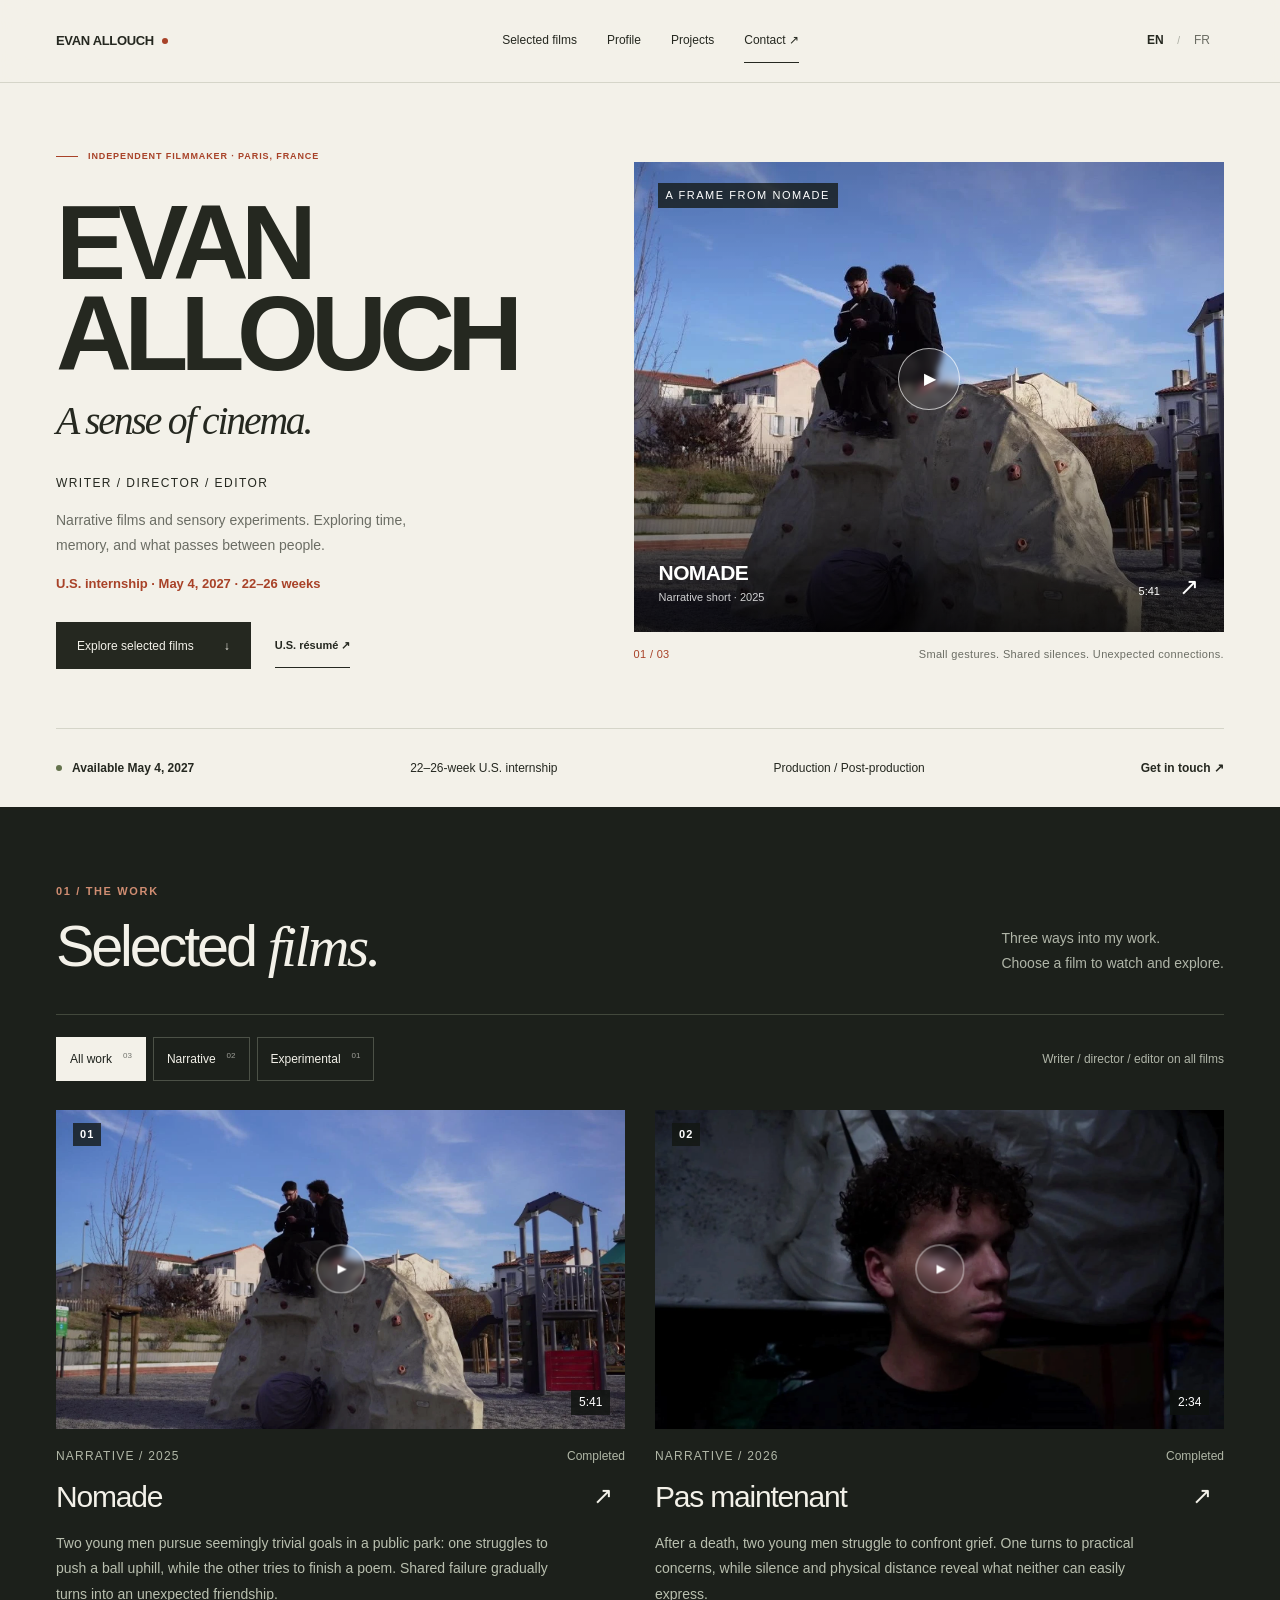
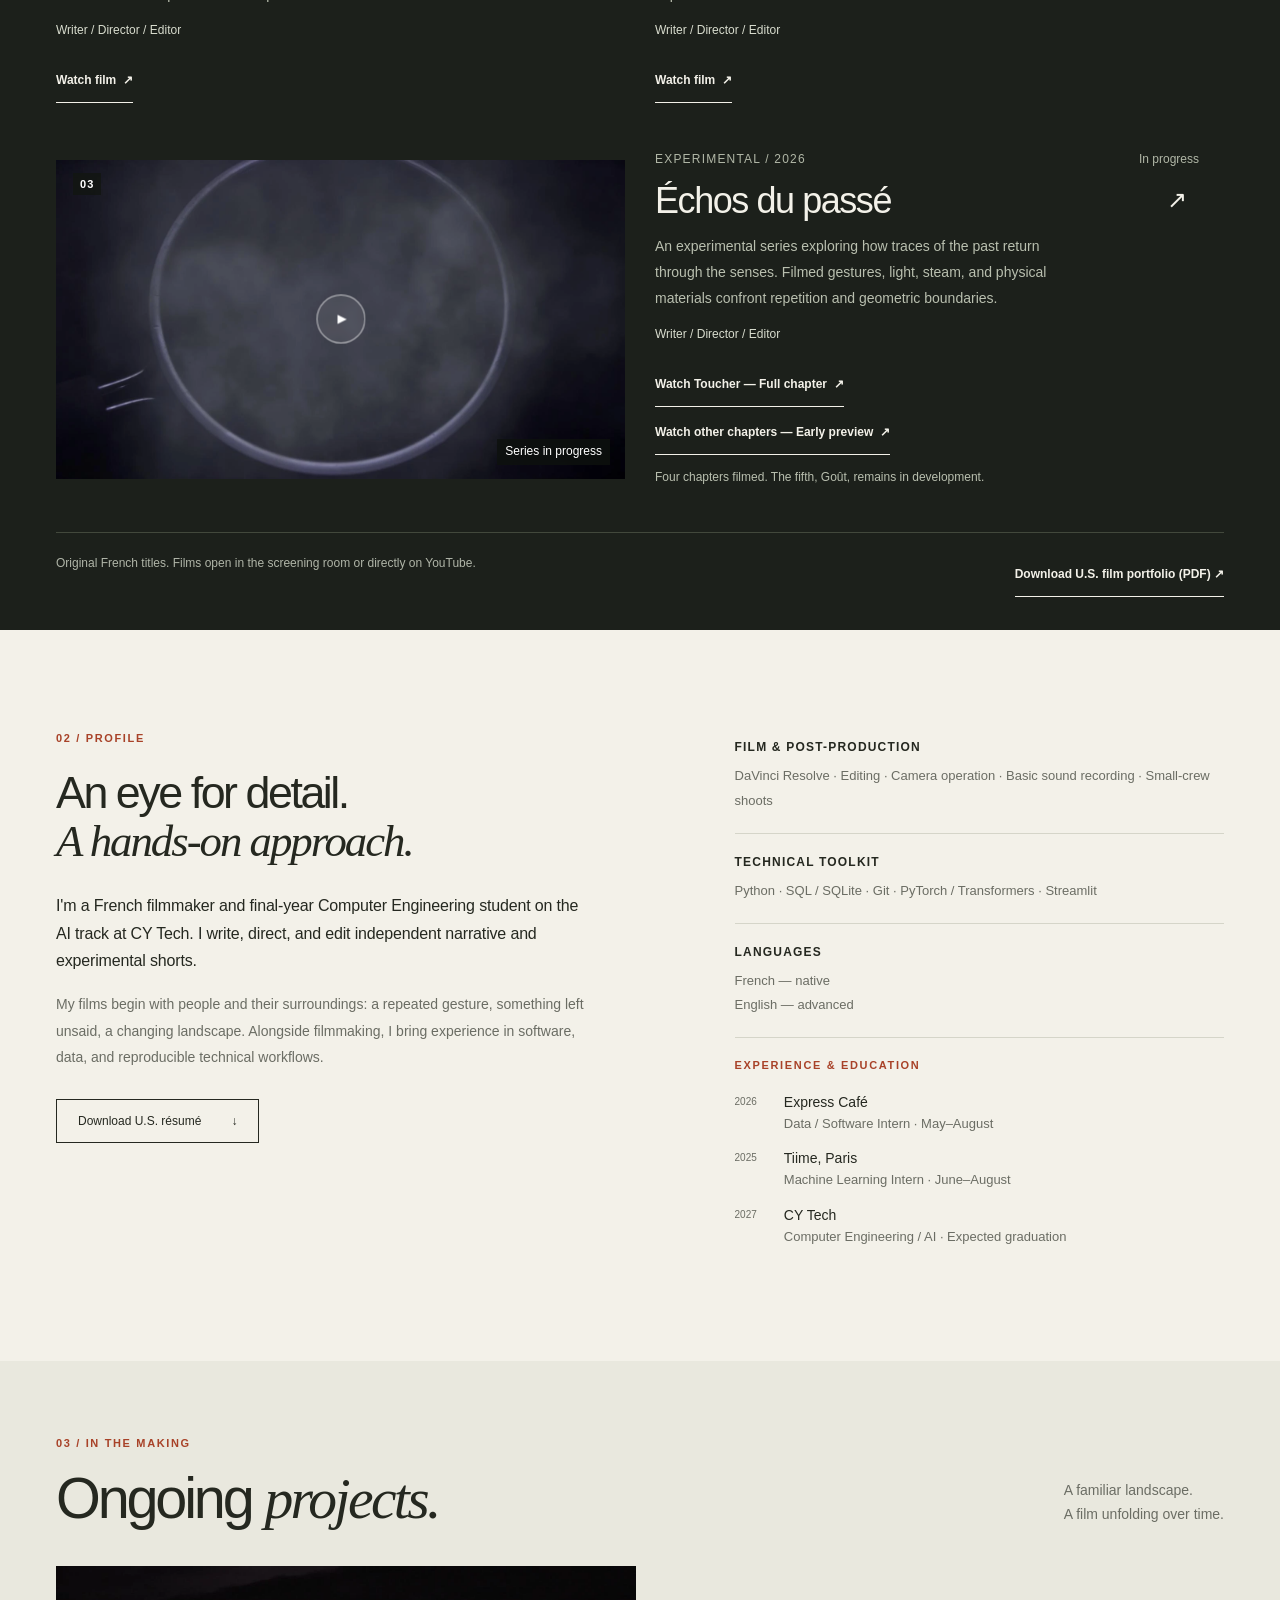
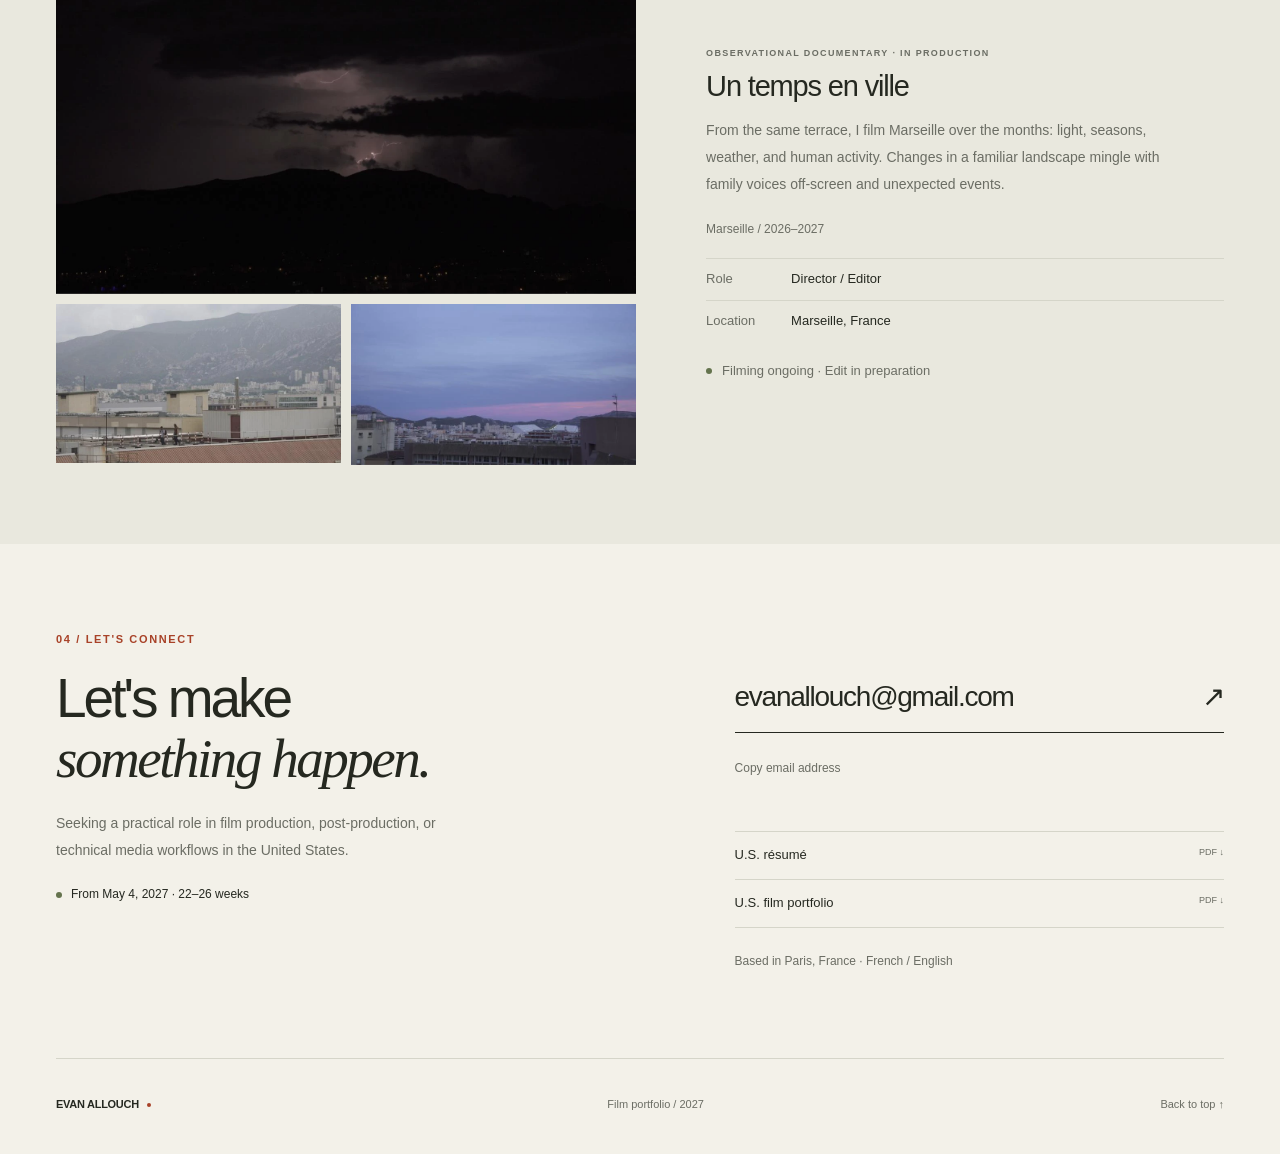
<file: index.html>
<!doctype html>
<html lang="en">
<head>
  <meta charset="utf-8">
  <meta name="viewport" content="width=device-width, initial-scale=1">
  <meta name="description" content="French filmmaker and computer engineering / AI student. Selected films and projects. Seeking a 22–26-week U.S. internship from May 4, 2027.">
  <meta name="theme-color" content="#f3f1e9">
  <title>Evan Allouch | Filmmaker — Writer, Director & Editor</title>
  <link rel="canonical" href="https://evanallouch.github.io/">
  <link rel="alternate" hreflang="en" href="https://evanallouch.github.io/">
  <link rel="alternate" hreflang="fr" href="https://evanallouch.github.io/fr.html">
  <link rel="alternate" hreflang="x-default" href="https://evanallouch.github.io/">
  <meta property="og:type" content="website">
  <meta property="og:site_name" content="Evan Allouch — Film Portfolio">
  <meta property="og:title" content="Evan Allouch | Filmmaker — Writer, Director & Editor">
  <meta property="og:description" content="French filmmaker and computer engineering / AI student. Selected films and projects. Seeking a 22–26-week U.S. internship from May 4, 2027.">
  <meta property="og:url" content="https://evanallouch.github.io/">
  <meta property="og:locale" content="en_US">
  <meta property="og:locale:alternate" content="fr_FR">
  <meta property="og:image" content="https://evanallouch.github.io/assets/portfolio-preview.jpg">
  <meta property="og:image:width" content="1200">
  <meta property="og:image:height" content="672">
  <meta property="og:image:alt" content="Two young men sitting on a climbing rock in a public park — Nomade">
  <meta name="twitter:card" content="summary_large_image">
  <meta name="twitter:title" content="Evan Allouch | Filmmaker — Writer, Director & Editor">
  <meta name="twitter:description" content="French filmmaker and computer engineering / AI student. Selected films and projects. Seeking a 22–26-week U.S. internship from May 4, 2027.">
  <meta name="twitter:image" content="https://evanallouch.github.io/assets/portfolio-preview.jpg">
  <meta name="twitter:image:alt" content="Two young men sitting on a climbing rock in a public park — Nomade">
  <script type="application/ld+json">{"@context":"https://schema.org","@type":"Person","name":"Evan Allouch","url":"https://evanallouch.github.io/","jobTitle":"Filmmaker — Writer / Director / Editor","description":"French filmmaker and final-year computer engineering student on the AI track at CY Tech.","email":"evanallouch@gmail.com","knowsLanguage":["French","English"]}</script>
  <link rel="icon" href="assets/favicon.svg" type="image/svg+xml">
  <link rel="stylesheet" href="styles.css?v=50a2cd3f0caa">
  <script src="app.js?v=50a2cd3f0caa" defer></script>
</head>
<body>
  <a class="skip-link" href="#work" data-i18n="skip">Skip to selected films</a>
  <header class="site-header">
    <a href="#top" class="brand" aria-label="Evan Allouch, home" data-i18n-aria="homeLabel">EVAN ALLOUCH<span class="brand-dot"></span></a>
    <nav class="desktop-nav" aria-label="Main navigation" data-i18n-aria="navLabel">
      <a href="#work" data-i18n="navWork">Selected films</a>
      <a href="#profile" data-i18n="navProfile">Profile</a>
      <a href="#projects" data-i18n="navProjects">Projects</a>
      <a href="#contact" data-i18n="navContact">Contact ↗</a>
    </nav>
    <div class="header-actions">
      <div class="language-switch" role="group" aria-label="Language" data-i18n-aria="languageLabel"><a href="./" data-lang="en" aria-current="page">EN</a><span>/</span><a href="fr.html" data-lang="fr">FR</a></div>
      <button class="menu-toggle" type="button" aria-expanded="false" aria-controls="mobile-nav" aria-label="Open navigation"><span></span><span></span></button>
    </div>
    <nav id="mobile-nav" class="mobile-nav" aria-label="Mobile navigation" data-i18n-aria="mobileNavLabel" hidden>
      <a href="#work" data-i18n="navWork">Selected films</a><a href="#profile" data-i18n="navProfile">Profile</a><a href="#projects" data-i18n="navProjects">Projects</a><a href="#contact" data-i18n="navContact">Contact ↗</a>
    </nav>
  </header>

  <noscript><nav class="noscript-nav wrap" aria-label="Sections"><a href="#work">Selected films</a><a href="#profile">Profile</a><a href="#projects">Projects</a><a href="#contact">Contact</a></nav></noscript>
  <main id="top">
    <section class="hero wrap" aria-labelledby="hero-title">
      <div class="hero-copy">
        <p class="eyebrow"><span class="short-line"></span><span data-i18n="heroEyebrow">Independent filmmaker · Paris, France</span></p>
        <h1 id="hero-title">EVAN<br>ALLOUCH<span class="hero-serif" data-i18n="heroSerif">A sense of cinema.</span></h1>
        <p class="hero-roles" data-i18n="roles">Writer / Director / Editor</p>
        <p class="hero-description" data-i18n="heroDescription">Narrative films and sensory experiments. Exploring time, memory, and what passes between people.</p>
        <p class="hero-availability" data-i18n="heroAvailability">U.S. internship · May 4, 2027 · 22–26 weeks</p><div class="hero-buttons"><a class="button button-dark" href="#work"><span data-i18n="explore">Explore selected films</span><span aria-hidden="true">↓</span></a><a class="text-link resume-link" href="assets/Evan_Allouch_Resume_US_2027.pdf" download data-i18n="resume">U.S. résumé ↗</a></div>
      </div>
      <div class="hero-visual">
        <a class="hero-image-button" href="https://www.youtube.com/watch?v=6qjRi9WP4EI" target="_blank" rel="noopener noreferrer" data-film="nomade" aria-label="Watch Nomade, 5 minutes 41 seconds">
          <img src="assets/nomade-0.webp" width="1500" height="840" alt="Two young men sitting on a climbing rock in a public park — Nomade" data-i18n-alt="heroAlt" fetchpriority="high" decoding="async">
          <span class="frame-label" data-i18n="heroFrame">A frame from Nomade</span>
          <span class="play-circle" aria-hidden="true">▶</span>
          <span class="hero-image-caption"><span><strong>NOMADE</strong><small data-i18n="heroFilmCaption">Narrative short · 2025</small></span><span class="watch-duration">5:41 <span aria-hidden="true">↗</span></span></span>
        </a>
        <div class="image-footnote"><span>01 / 03</span><span data-i18n="heroFootnote">Small gestures. Shared silences. Unexpected connections.</span></div>
      </div>
    </section>

    <div class="availability-bar wrap"><span class="availability-title"><i aria-hidden="true"></i><span data-i18n="available">Available May 4, 2027</span></span><span data-i18n="internship">22–26-week U.S. internship</span><span data-i18n="production">Production / Post-production</span><a href="#contact" data-i18n="getInTouch">Get in touch ↗</a></div>

    <section id="work" class="work-section" aria-labelledby="work-title">
      <div class="wrap">
        <div class="section-heading"><div><p class="eyebrow" data-i18n="workEyebrow">01 / The work</p><h2 id="work-title" data-i18n="workTitle">Selected <em>films.</em></h2></div><p class="section-intro" data-i18n="workIntro">Three ways into my work.<br>Choose a film to watch and explore.</p></div>
        <div class="work-toolbar"><div class="filters" role="group" aria-label="Filter films" data-i18n-aria="filterLabel" hidden><button data-filter="all" aria-pressed="true"><span data-i18n="all">All work</span><sup>03</sup></button><button data-filter="narrative" aria-pressed="false"><span data-i18n="narrative">Narrative</span><sup>02</sup></button><button data-filter="experimental" aria-pressed="false"><span data-i18n="experimental">Experimental</span><sup>01</sup></button></div><span class="toolbar-note" data-i18n="workRole">Writer / director / editor on all films</span></div>
        <div id="film-grid" class="film-grid"><article class="film-card " data-film-card="nomade"><a class="film-image" href="https://www.youtube.com/watch?v=6qjRi9WP4EI" data-film="nomade" target="_blank" rel="noopener noreferrer" aria-label="Watch film — Nomade · 5:41"><img src="assets/nomade-0.webp" width="1500" height="840" alt="Two young men sitting on a climbing rock in a public park" loading="lazy" decoding="async"><span class="film-number">01</span><span class="play-circle" aria-hidden="true">▶</span><span class="duration-chip">5:41</span></a><div class="film-info"><div class="film-meta"><span>Narrative / 2025</span><span>Completed</span></div><div class="film-title-row"><h3>Nomade</h3><a class="film-details-link" href="https://www.youtube.com/watch?v=6qjRi9WP4EI" data-film="nomade" target="_blank" rel="noopener noreferrer" aria-label="Film details — Nomade">↗</a></div><p class="film-synopsis">Two young men pursue seemingly trivial goals in a public park: one struggles to push a ball uphill, while the other tries to finish a poem. Shared failure gradually turns into an unexpected friendship.</p><p class="film-role">Writer / Director / Editor</p><div class="film-actions"><a class="text-link" href="https://www.youtube.com/watch?v=6qjRi9WP4EI" data-film="nomade" target="_blank" rel="noopener noreferrer">Watch film <span aria-hidden="true">↗</span></a></div></div></article><article class="film-card " data-film-card="pas-maintenant"><a class="film-image" href="https://www.youtube.com/watch?v=ejxl6avuumg" data-film="pas-maintenant" target="_blank" rel="noopener noreferrer" aria-label="Watch film — Pas maintenant · 2:34"><img src="assets/pas-maintenant-0.webp" width="1500" height="840" alt="A young man looking away in a dimly lit interior" loading="lazy" decoding="async"><span class="film-number">02</span><span class="play-circle" aria-hidden="true">▶</span><span class="duration-chip">2:34</span></a><div class="film-info"><div class="film-meta"><span>Narrative / 2026</span><span>Completed</span></div><div class="film-title-row"><h3>Pas maintenant</h3><a class="film-details-link" href="https://www.youtube.com/watch?v=ejxl6avuumg" data-film="pas-maintenant" target="_blank" rel="noopener noreferrer" aria-label="Film details — Pas maintenant">↗</a></div><p class="film-synopsis">After a death, two young men struggle to confront grief. One turns to practical concerns, while silence and physical distance reveal what neither can easily express.</p><p class="film-role">Writer / Director / Editor</p><div class="film-actions"><a class="text-link" href="https://www.youtube.com/watch?v=ejxl6avuumg" data-film="pas-maintenant" target="_blank" rel="noopener noreferrer">Watch film <span aria-hidden="true">↗</span></a></div></div></article><article class="film-card wide" data-film-card="echos"><a class="film-image" href="https://www.youtube.com/watch?v=ZV91pYeIjvs" data-film="echos" target="_blank" rel="noopener noreferrer" aria-label="View chapters — Échos du passé"><img src="assets/echos-0.webp" width="1451" height="821" alt="A circle illuminated through a cloud of steam" loading="lazy" decoding="async"><span class="film-number">03</span><span class="play-circle" aria-hidden="true">▶</span><span class="duration-chip">Series in progress</span></a><div class="film-info"><div class="film-meta"><span>Experimental / 2026</span><span>In progress</span></div><div class="film-title-row"><h3>Échos du passé</h3><a class="film-details-link" href="https://www.youtube.com/watch?v=ZV91pYeIjvs" data-film="echos" target="_blank" rel="noopener noreferrer" aria-label="Film details — Échos du passé">↗</a></div><p class="film-synopsis">An experimental series exploring how traces of the past return through the senses. Filmed gestures, light, steam, and physical materials confront repetition and geometric boundaries.</p><p class="film-role">Writer / Director / Editor</p><div class="film-actions"><a class="text-link" href="https://www.youtube.com/watch?v=ZV91pYeIjvs" data-film="echos" data-start-chapter="main" target="_blank" rel="noopener noreferrer">Watch Toucher — Full chapter <span aria-hidden="true">↗</span></a><a class="text-link" href="https://www.youtube.com/watch?v=8j6WlZiN3gg" data-film="echos" data-start-chapter="preview" target="_blank" rel="noopener noreferrer">Watch other chapters — Early preview <span aria-hidden="true">↗</span></a></div><p class="film-progress">Four chapters filmed. The fifth, Goût, remains in development.</p></div></article></div>
        <p id="filter-status" class="sr-only" aria-live="polite"></p>
        <div class="work-bottom"><span data-i18n="workNote">Original French titles. Films open in the screening room or directly on YouTube.</span><a class="text-link portfolio-link" href="assets/Evan_Allouch_Portfolio_US_2027.pdf" download data-i18n="downloadPortfolio">Download U.S. film portfolio (PDF) ↗</a></div>
      </div>
    </section>

    <section id="profile" class="profile-section wrap" aria-labelledby="profile-title">
      <div class="profile-lead"><p class="eyebrow" data-i18n="profileEyebrow">02 / Profile</p><h2 id="profile-title" data-i18n="profileTitle">An eye for detail.<br><em>A hands-on approach.</em></h2><p class="profile-intro" data-i18n="profileIntro">I'm a French filmmaker and final-year Computer Engineering student on the AI track at CY Tech. I write, direct, and edit independent narrative and experimental shorts.</p><p class="profile-body" data-i18n="profileBody">My films begin with people and their surroundings: a repeated gesture, something left unsaid, a changing landscape. Alongside filmmaking, I bring experience in software, data, and reproducible technical workflows.</p><a class="button button-outline resume-link" href="assets/Evan_Allouch_Resume_US_2027.pdf" download><span data-i18n="downloadResume">Download U.S. résumé</span><span aria-hidden="true">↓</span></a></div>
      <div class="profile-facts">
        <div class="fact-group"><h3 data-i18n="filmSkills">Film & post-production</h3><p data-i18n="filmSkillsText">DaVinci Resolve · Editing · Camera operation · Basic sound recording · Small-crew shoots</p></div>
        <div class="fact-group"><h3 data-i18n="technicalSkills">Technical toolkit</h3><p>Python · SQL / SQLite · Git · PyTorch / Transformers · Streamlit</p></div>
        <div class="fact-group"><h3 data-i18n="languages">Languages</h3><p data-i18n="languagesText">French — native<br>English — advanced</p></div>
        <div class="experience"><p class="eyebrow" data-i18n="experience">Experience & education</p><div><span>2026</span><p><strong>Express Café</strong><small data-i18n="express">Data / Software Intern · May–August</small></p></div><div><span>2025</span><p><strong>Tiime, Paris</strong><small data-i18n="tiime">Machine Learning Intern · June–August</small></p></div><div><span>2027</span><p><strong>CY Tech</strong><small data-i18n="education">Computer Engineering / AI · Expected graduation</small></p></div></div>
      </div>
    </section>

    <section id="projects" class="projects-section" aria-labelledby="projects-title"><div class="wrap">
      <div class="section-heading"><div><p class="eyebrow" data-i18n="projectsEyebrow">03 / In the making</p><h2 id="projects-title" data-i18n="projectsTitle">Ongoing <em>projects.</em></h2></div><p class="section-intro" data-i18n="projectsIntro">A familiar landscape.<br>A film unfolding over time.</p></div>
      <article class="documentary-project">
        <div class="project-gallery"><img class="project-main-image" src="assets/un-temps-en-ville-1.webp" width="1422" height="804" alt="Lightning above Marseille at night — Un temps en ville" data-i18n-alt="projectMainAlt" loading="lazy" decoding="async"><div class="project-stills"><img src="assets/un-temps-en-ville-0.webp" width="750" height="420" alt="Marseille rooftops and hills at twilight — Un temps en ville" data-i18n-alt="projectStillOneAlt" loading="lazy" decoding="async"><img src="assets/un-temps-en-ville-2.webp" width="707" height="399" alt="Marseille rooftops with the mountains beyond, seen from a terrace — Un temps en ville" data-i18n-alt="projectStillTwoAlt" loading="lazy" decoding="async"></div></div>
        <div class="project-copy"><p class="eyebrow" data-i18n="projectType">Observational documentary · In production</p><h3>Un temps en ville</h3><p data-i18n="projectSynopsis">From the same terrace, I film Marseille over the months: light, seasons, weather, and human activity. Changes in a familiar landscape mingle with family voices off-screen and unexpected events.</p><p class="project-dates" data-i18n="projectDates">Marseille / 2026–2027</p>
          <dl class="project-facts"><div><dt data-i18n="role">Role</dt><dd data-i18n="docRoles">Director / Editor</dd></div><div><dt data-i18n="location">Location</dt><dd>Marseille, France</dd></div></dl><p class="documentary-status"><span class="tiny-dot" aria-hidden="true"></span><span data-i18n="projectStatus">Filming ongoing · Edit in preparation</span></p>
        </div></article>
    </div></section>

    <section id="contact" class="contact-section wrap" aria-labelledby="contact-title"><div><p class="eyebrow" data-i18n="contactEyebrow">04 / Let's connect</p><h2 id="contact-title" data-i18n="contactTitle">Let's make<br><em>something happen.</em></h2><p data-i18n="contactIntro">Seeking a practical role in film production, post-production, or technical media workflows in the United States.</p><div class="contact-availability"><span class="tiny-dot" aria-hidden="true"></span><span data-i18n="contactAvailability">From May 4, 2027 · 22–26 weeks</span></div></div><div class="contact-actions"><a class="email-link" href="mailto:evanallouch@gmail.com?subject=U.S.%20Film%20Internship%20%E2%80%94%20May%202027">evanallouch@gmail.com <span aria-hidden="true">↗</span></a><button type="button" id="copy-email" class="text-link" data-i18n="copyEmail">Copy email address</button><p class="copy-status" id="copy-status" role="status"></p><div class="contact-downloads"><a class="resume-link" href="assets/Evan_Allouch_Resume_US_2027.pdf" download data-i18n="resumePdf">U.S. résumé <span>PDF ↓</span></a><a class="portfolio-link" href="assets/Evan_Allouch_Portfolio_US_2027.pdf" download data-i18n="portfolioPdf">U.S. film portfolio <span>PDF ↓</span></a></div><p class="contact-location" data-i18n="contactLocation">Based in Paris, France · French / English</p></div></section>
  </main>

  <footer class="site-footer wrap"><a class="brand" href="#top">EVAN ALLOUCH<span class="brand-dot"></span></a><span data-i18n="footer">Film portfolio / 2027</span><a href="#top" data-i18n="backTop">Back to top ↑</a></footer>

  <dialog id="film-dialog" aria-labelledby="dialog-title"><div class="dialog-top"><span class="eyebrow" data-i18n="screeningRoom">Screening room</span><a id="dialog-external" class="text-link external-watch" href="https://www.youtube.com/watch?v=6qjRi9WP4EI" target="_blank" rel="noopener noreferrer" data-i18n="openYouTube">Open on YouTube ↗</a><button type="button" class="close-dialog" aria-label="Close film" data-i18n-aria="close">×</button></div><div id="dialog-content"></div></dialog>
</body>
</html>
</file>
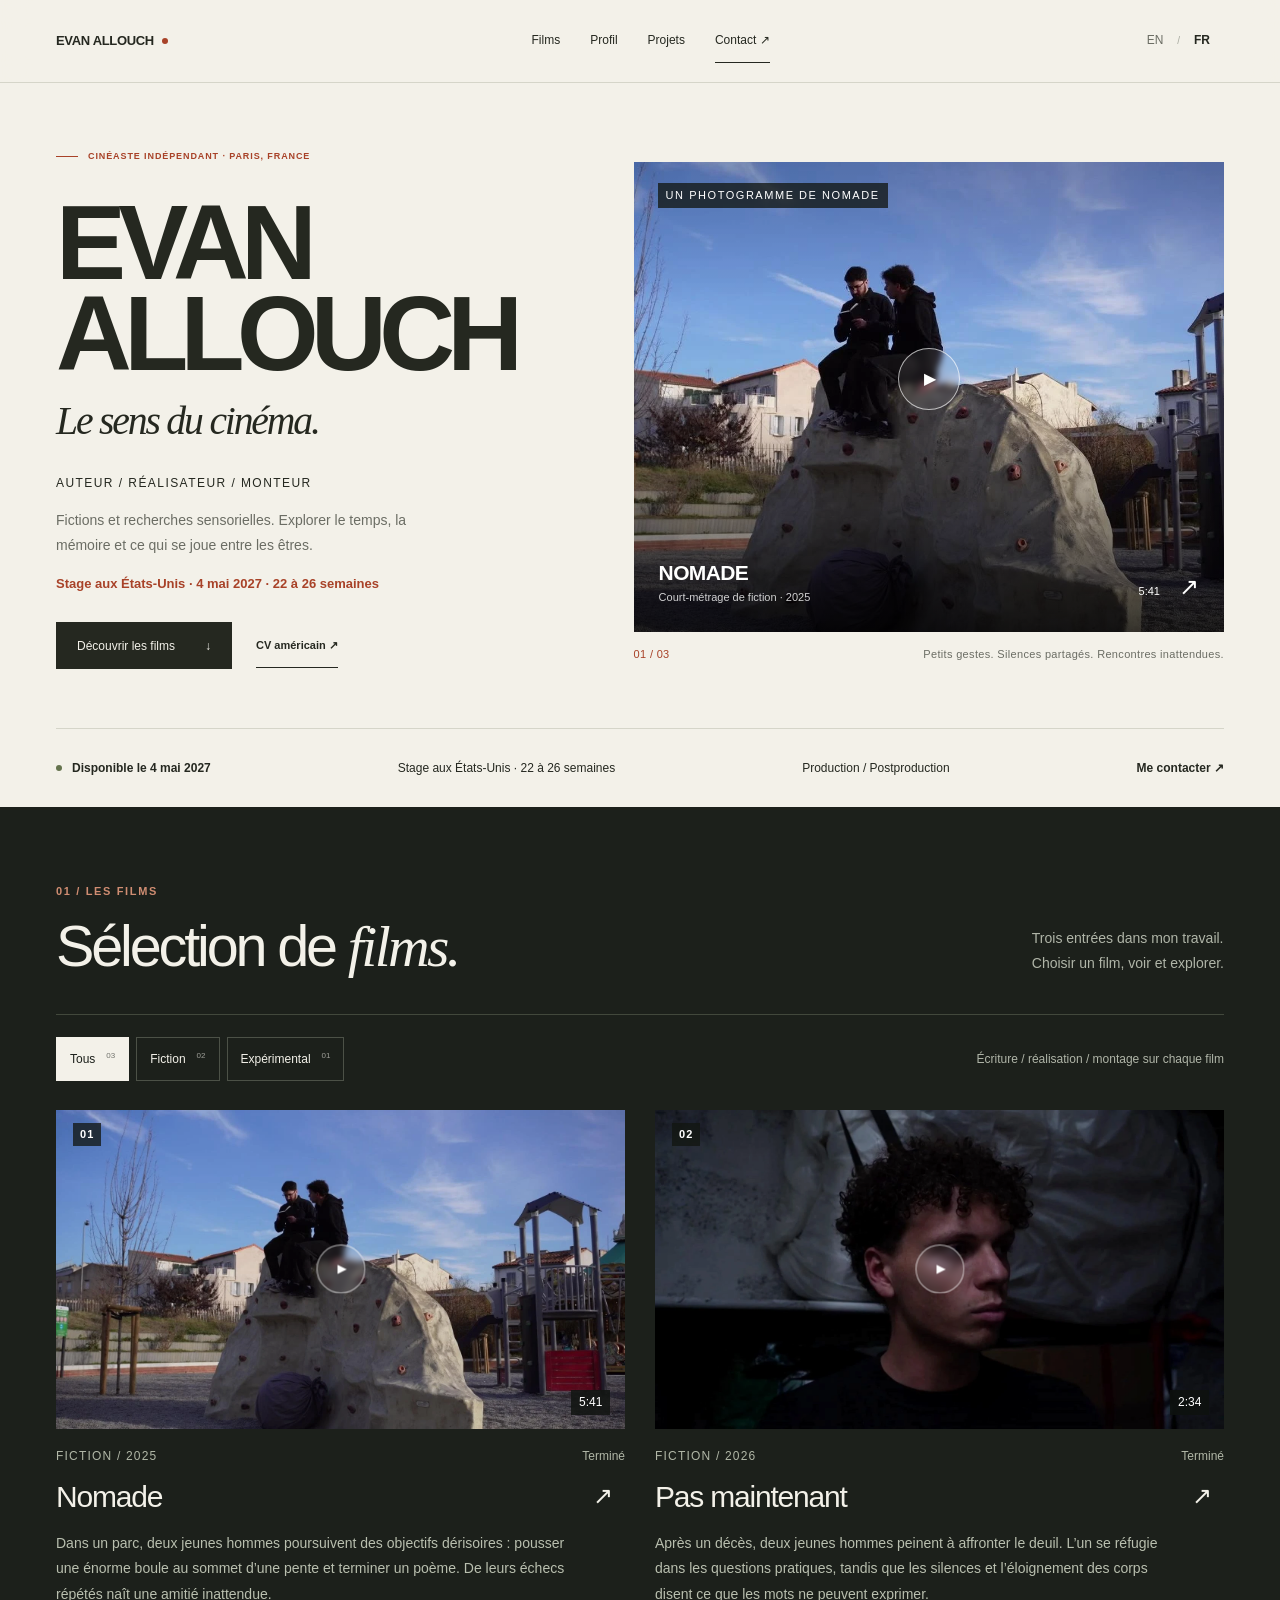
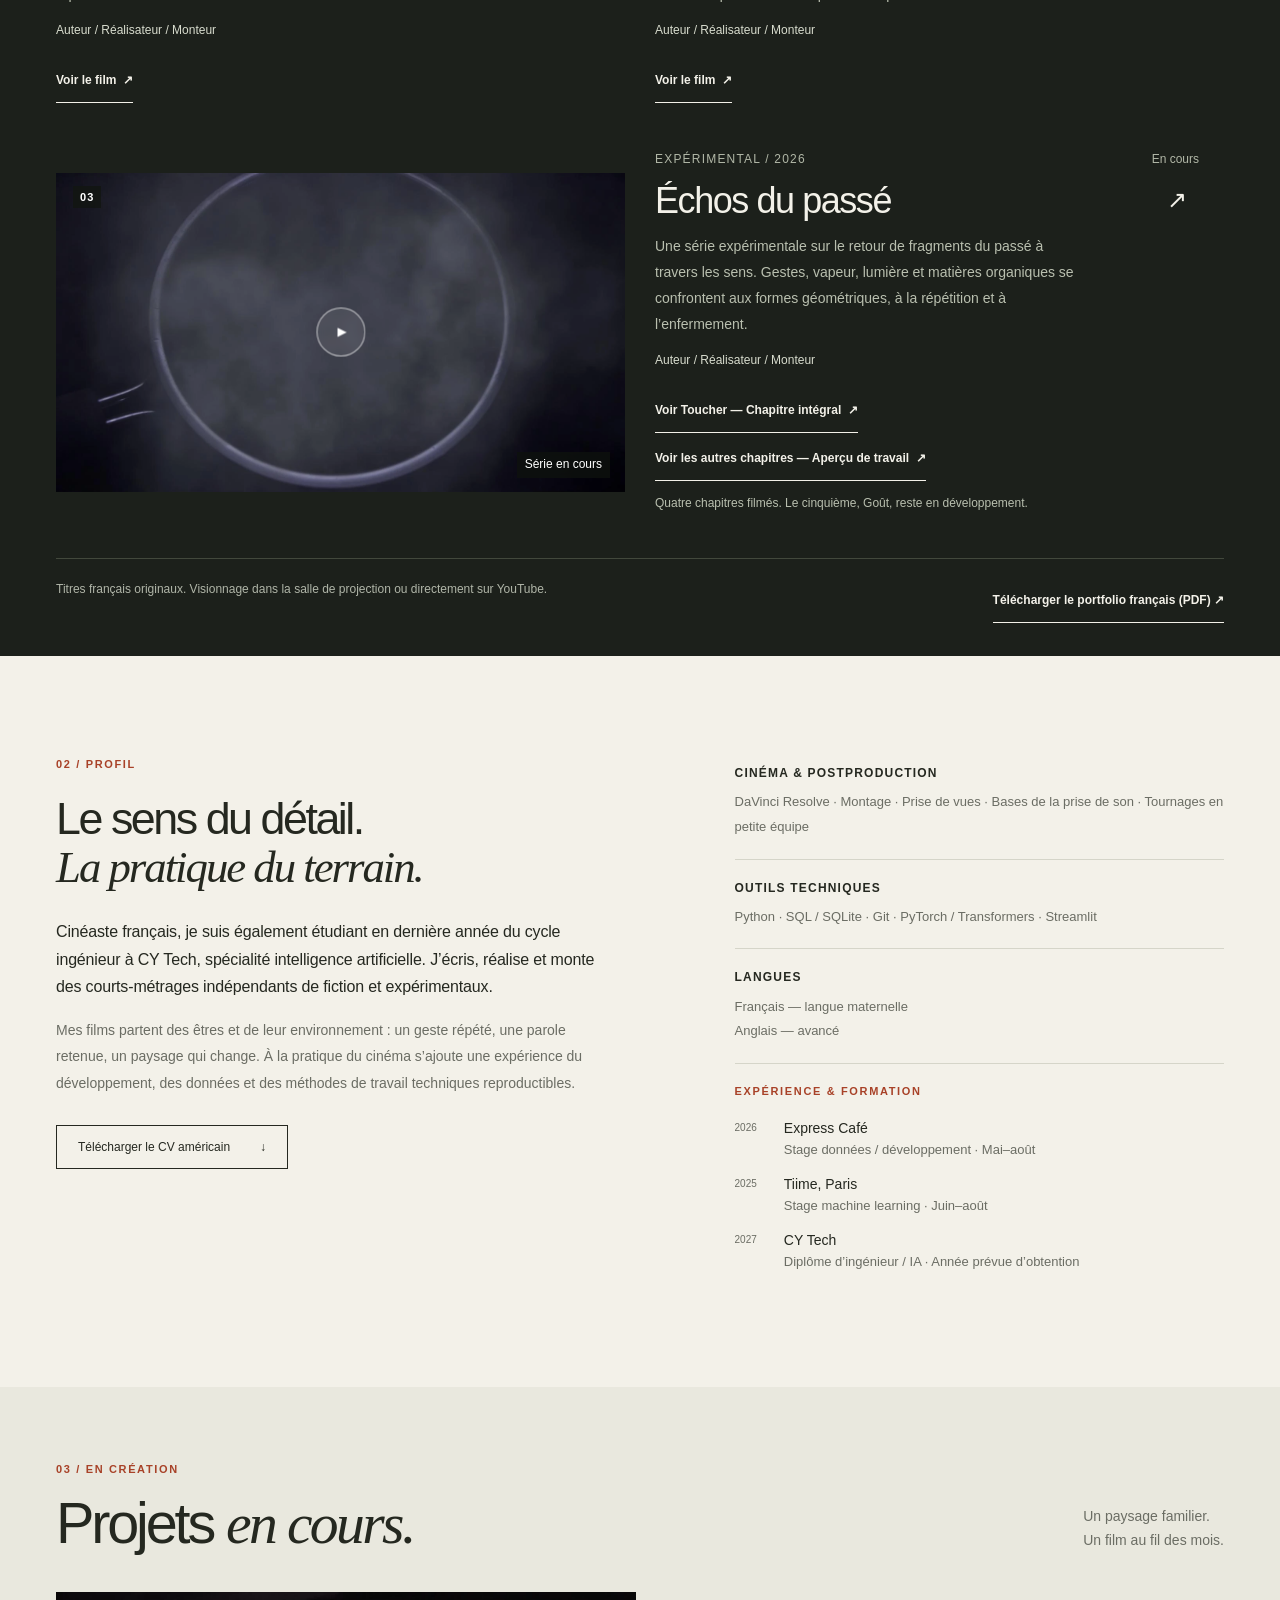
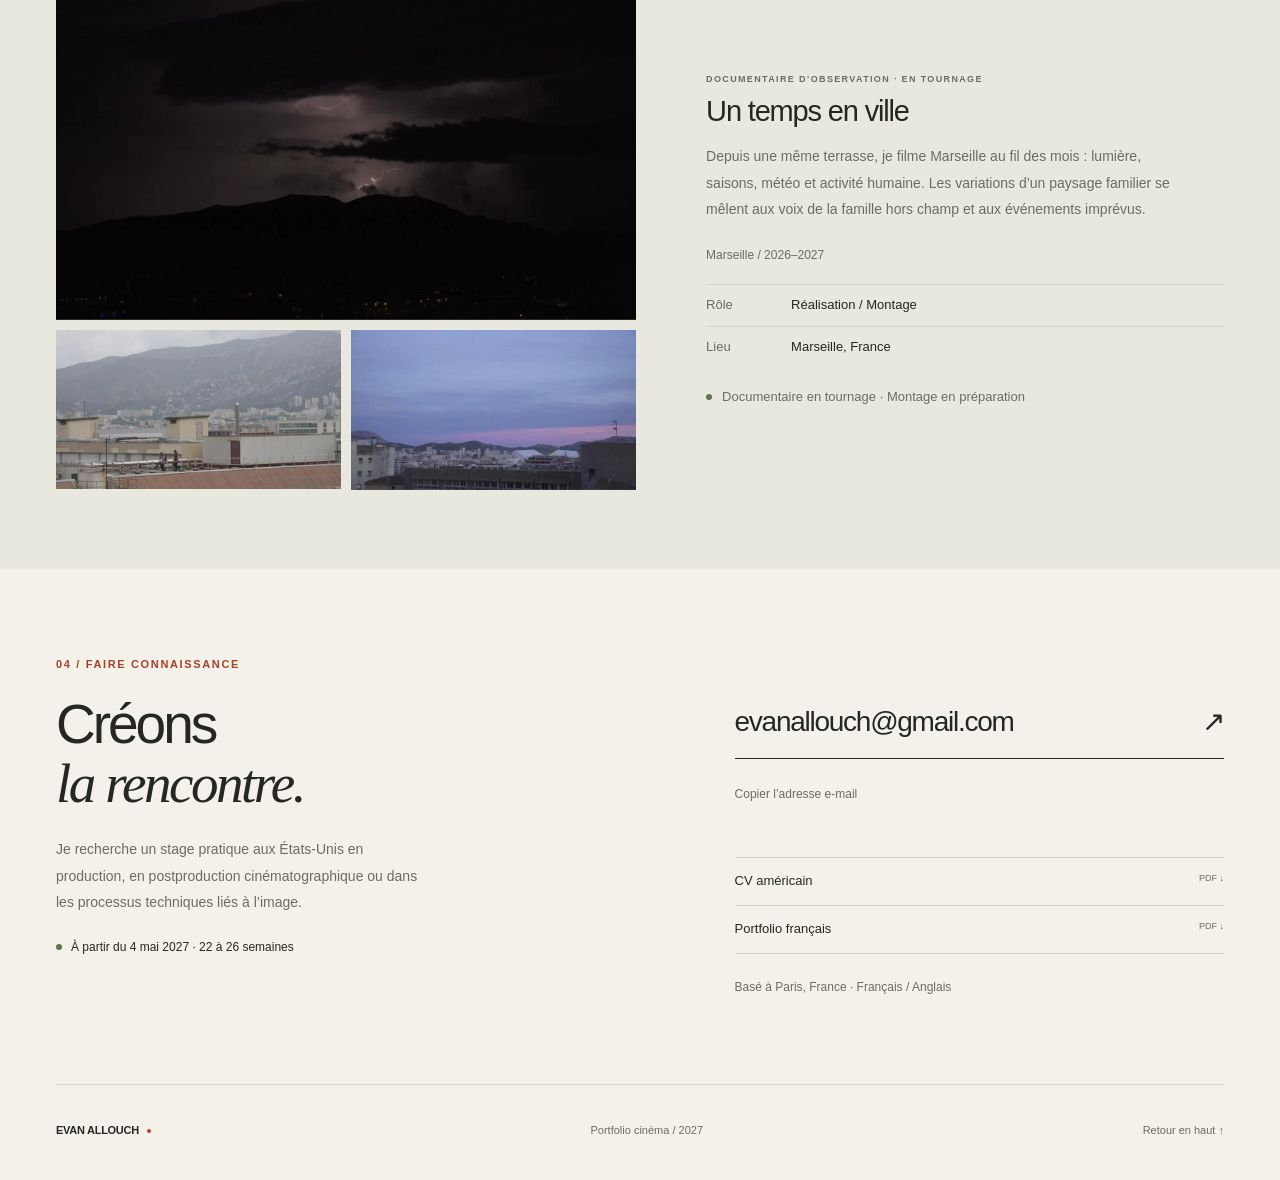
<file: fr.html>
<!doctype html>
<html lang="fr">
<head>
  <meta charset="utf-8">
  <meta name="viewport" content="width=device-width, initial-scale=1">
  <meta name="description" content="Cinéaste français et étudiant ingénieur en informatique / IA. Films et projets. Recherche de stage aux États-Unis, de 22 à 26 semaines à partir du 4 mai 2027.">
  <meta name="theme-color" content="#f3f1e9">
  <title>Evan Allouch | Auteur, réalisateur et monteur</title>
  <link rel="canonical" href="https://evanallouch.github.io/fr.html">
  <link rel="alternate" hreflang="en" href="https://evanallouch.github.io/">
  <link rel="alternate" hreflang="fr" href="https://evanallouch.github.io/fr.html">
  <link rel="alternate" hreflang="x-default" href="https://evanallouch.github.io/">
  <meta property="og:type" content="website">
  <meta property="og:site_name" content="Evan Allouch — Portfolio cinéma">
  <meta property="og:title" content="Evan Allouch | Auteur, réalisateur et monteur">
  <meta property="og:description" content="Cinéaste français et étudiant ingénieur en informatique / IA. Films et projets. Recherche de stage aux États-Unis, de 22 à 26 semaines à partir du 4 mai 2027.">
  <meta property="og:url" content="https://evanallouch.github.io/fr.html">
  <meta property="og:locale" content="fr_FR">
  <meta property="og:locale:alternate" content="en_US">
  <meta property="og:image" content="https://evanallouch.github.io/assets/portfolio-preview.jpg">
  <meta property="og:image:width" content="1200">
  <meta property="og:image:height" content="672">
  <meta property="og:image:alt" content="Deux jeunes hommes assis sur un rocher d’escalade dans un parc — Nomade">
  <meta name="twitter:card" content="summary_large_image">
  <meta name="twitter:title" content="Evan Allouch | Auteur, réalisateur et monteur">
  <meta name="twitter:description" content="Cinéaste français et étudiant ingénieur en informatique / IA. Films et projets. Recherche de stage aux États-Unis, de 22 à 26 semaines à partir du 4 mai 2027.">
  <meta name="twitter:image" content="https://evanallouch.github.io/assets/portfolio-preview.jpg">
  <meta name="twitter:image:alt" content="Deux jeunes hommes assis sur un rocher d’escalade dans un parc — Nomade">
  <script type="application/ld+json">{"@context":"https://schema.org","@type":"Person","name":"Evan Allouch","url":"https://evanallouch.github.io/","jobTitle":"Cinéaste — Auteur / Réalisateur / Monteur","description":"Cinéaste français et étudiant ingénieur en dernière année à CY Tech, spécialité intelligence artificielle.","email":"evanallouch@gmail.com","knowsLanguage":["French","English"]}</script>
  <link rel="icon" href="assets/favicon.svg" type="image/svg+xml">
  <link rel="stylesheet" href="styles.css?v=50a2cd3f0caa">
  <script src="app.js?v=50a2cd3f0caa" defer></script>
</head>
<body>
  <a class="skip-link" href="#work" data-i18n="skip">Aller à la sélection de films</a>
  <header class="site-header">
    <a href="#top" class="brand" aria-label="Evan Allouch, accueil" data-i18n-aria="homeLabel">EVAN ALLOUCH<span class="brand-dot"></span></a>
    <nav class="desktop-nav" aria-label="Navigation principale" data-i18n-aria="navLabel">
      <a href="#work" data-i18n="navWork">Films</a>
      <a href="#profile" data-i18n="navProfile">Profil</a>
      <a href="#projects" data-i18n="navProjects">Projets</a>
      <a href="#contact" data-i18n="navContact">Contact ↗</a>
    </nav>
    <div class="header-actions">
      <div class="language-switch" role="group" aria-label="Langue" data-i18n-aria="languageLabel"><a href="./" data-lang="en">EN</a><span>/</span><a href="fr.html" data-lang="fr" aria-current="page">FR</a></div>
      <button class="menu-toggle" type="button" aria-expanded="false" aria-controls="mobile-nav" aria-label="Open navigation"><span></span><span></span></button>
    </div>
    <nav id="mobile-nav" class="mobile-nav" aria-label="Navigation mobile" data-i18n-aria="mobileNavLabel" hidden>
      <a href="#work" data-i18n="navWork">Films</a><a href="#profile" data-i18n="navProfile">Profil</a><a href="#projects" data-i18n="navProjects">Projets</a><a href="#contact" data-i18n="navContact">Contact ↗</a>
    </nav>
  </header>

  <noscript><nav class="noscript-nav wrap" aria-label="Sections"><a href="#work">Films</a><a href="#profile">Profil</a><a href="#projects">Projets</a><a href="#contact">Contact</a></nav></noscript>
  <main id="top">
    <section class="hero wrap" aria-labelledby="hero-title">
      <div class="hero-copy">
        <p class="eyebrow"><span class="short-line"></span><span data-i18n="heroEyebrow">Cinéaste indépendant · Paris, France</span></p>
        <h1 id="hero-title">EVAN<br>ALLOUCH<span class="hero-serif" data-i18n="heroSerif">Le sens du cinéma.</span></h1>
        <p class="hero-roles" data-i18n="roles">Auteur / Réalisateur / Monteur</p>
        <p class="hero-description" data-i18n="heroDescription">Fictions et recherches sensorielles. Explorer le temps, la mémoire et ce qui se joue entre les êtres.</p>
        <p class="hero-availability" data-i18n="heroAvailability">Stage aux États-Unis · 4 mai 2027 · 22 à 26 semaines</p><div class="hero-buttons"><a class="button button-dark" href="#work"><span data-i18n="explore">Découvrir les films</span><span aria-hidden="true">↓</span></a><a class="text-link resume-link" href="assets/Evan_Allouch_Resume_US_2027.pdf" download data-i18n="resume">CV américain ↗</a></div>
      </div>
      <div class="hero-visual">
        <a class="hero-image-button" href="https://www.youtube.com/watch?v=6qjRi9WP4EI" target="_blank" rel="noopener noreferrer" data-film="nomade" aria-label="Voir Nomade, 5 minutes 41 secondes">
          <img src="assets/nomade-0.webp" width="1500" height="840" alt="Deux jeunes hommes assis sur un rocher d’escalade dans un parc — Nomade" data-i18n-alt="heroAlt" fetchpriority="high" decoding="async">
          <span class="frame-label" data-i18n="heroFrame">Un photogramme de Nomade</span>
          <span class="play-circle" aria-hidden="true">▶</span>
          <span class="hero-image-caption"><span><strong>NOMADE</strong><small data-i18n="heroFilmCaption">Court-métrage de fiction · 2025</small></span><span class="watch-duration">5:41 <span aria-hidden="true">↗</span></span></span>
        </a>
        <div class="image-footnote"><span>01 / 03</span><span data-i18n="heroFootnote">Petits gestes. Silences partagés. Rencontres inattendues.</span></div>
      </div>
    </section>

    <div class="availability-bar wrap"><span class="availability-title"><i aria-hidden="true"></i><span data-i18n="available">Disponible le 4 mai 2027</span></span><span data-i18n="internship">Stage aux États-Unis · 22 à 26 semaines</span><span data-i18n="production">Production / Postproduction</span><a href="#contact" data-i18n="getInTouch">Me contacter ↗</a></div>

    <section id="work" class="work-section" aria-labelledby="work-title">
      <div class="wrap">
        <div class="section-heading"><div><p class="eyebrow" data-i18n="workEyebrow">01 / Les films</p><h2 id="work-title" data-i18n="workTitle">Sélection de <em>films.</em></h2></div><p class="section-intro" data-i18n="workIntro">Trois entrées dans mon travail.<br>Choisir un film, voir et explorer.</p></div>
        <div class="work-toolbar"><div class="filters" role="group" aria-label="Filtrer les films" data-i18n-aria="filterLabel" hidden><button data-filter="all" aria-pressed="true"><span data-i18n="all">Tous</span><sup>03</sup></button><button data-filter="narrative" aria-pressed="false"><span data-i18n="narrative">Fiction</span><sup>02</sup></button><button data-filter="experimental" aria-pressed="false"><span data-i18n="experimental">Expérimental</span><sup>01</sup></button></div><span class="toolbar-note" data-i18n="workRole">Écriture / réalisation / montage sur chaque film</span></div>
        <div id="film-grid" class="film-grid"><article class="film-card " data-film-card="nomade"><a class="film-image" href="https://www.youtube.com/watch?v=6qjRi9WP4EI" data-film="nomade" target="_blank" rel="noopener noreferrer" aria-label="Voir le film — Nomade · 5:41"><img src="assets/nomade-0.webp" width="1500" height="840" alt="Deux jeunes hommes assis sur un rocher d’escalade dans un parc" loading="lazy" decoding="async"><span class="film-number">01</span><span class="play-circle" aria-hidden="true">▶</span><span class="duration-chip">5:41</span></a><div class="film-info"><div class="film-meta"><span>Fiction / 2025</span><span>Terminé</span></div><div class="film-title-row"><h3>Nomade</h3><a class="film-details-link" href="https://www.youtube.com/watch?v=6qjRi9WP4EI" data-film="nomade" target="_blank" rel="noopener noreferrer" aria-label="Fiche du film — Nomade">↗</a></div><p class="film-synopsis">Dans un parc, deux jeunes hommes poursuivent des objectifs dérisoires : pousser une énorme boule au sommet d’une pente et terminer un poème. De leurs échecs répétés naît une amitié inattendue.</p><p class="film-role">Auteur / Réalisateur / Monteur</p><div class="film-actions"><a class="text-link" href="https://www.youtube.com/watch?v=6qjRi9WP4EI" data-film="nomade" target="_blank" rel="noopener noreferrer">Voir le film <span aria-hidden="true">↗</span></a></div></div></article><article class="film-card " data-film-card="pas-maintenant"><a class="film-image" href="https://www.youtube.com/watch?v=ejxl6avuumg" data-film="pas-maintenant" target="_blank" rel="noopener noreferrer" aria-label="Voir le film — Pas maintenant · 2:34"><img src="assets/pas-maintenant-0.webp" width="1500" height="840" alt="Un jeune homme détourne le regard dans un intérieur sombre" loading="lazy" decoding="async"><span class="film-number">02</span><span class="play-circle" aria-hidden="true">▶</span><span class="duration-chip">2:34</span></a><div class="film-info"><div class="film-meta"><span>Fiction / 2026</span><span>Terminé</span></div><div class="film-title-row"><h3>Pas maintenant</h3><a class="film-details-link" href="https://www.youtube.com/watch?v=ejxl6avuumg" data-film="pas-maintenant" target="_blank" rel="noopener noreferrer" aria-label="Fiche du film — Pas maintenant">↗</a></div><p class="film-synopsis">Après un décès, deux jeunes hommes peinent à affronter le deuil. L’un se réfugie dans les questions pratiques, tandis que les silences et l’éloignement des corps disent ce que les mots ne peuvent exprimer.</p><p class="film-role">Auteur / Réalisateur / Monteur</p><div class="film-actions"><a class="text-link" href="https://www.youtube.com/watch?v=ejxl6avuumg" data-film="pas-maintenant" target="_blank" rel="noopener noreferrer">Voir le film <span aria-hidden="true">↗</span></a></div></div></article><article class="film-card wide" data-film-card="echos"><a class="film-image" href="https://www.youtube.com/watch?v=ZV91pYeIjvs" data-film="echos" target="_blank" rel="noopener noreferrer" aria-label="Voir les chapitres — Échos du passé"><img src="assets/echos-0.webp" width="1451" height="821" alt="Un cercle éclairé au milieu de la vapeur" loading="lazy" decoding="async"><span class="film-number">03</span><span class="play-circle" aria-hidden="true">▶</span><span class="duration-chip">Série en cours</span></a><div class="film-info"><div class="film-meta"><span>Expérimental / 2026</span><span>En cours</span></div><div class="film-title-row"><h3>Échos du passé</h3><a class="film-details-link" href="https://www.youtube.com/watch?v=ZV91pYeIjvs" data-film="echos" target="_blank" rel="noopener noreferrer" aria-label="Fiche du film — Échos du passé">↗</a></div><p class="film-synopsis">Une série expérimentale sur le retour de fragments du passé à travers les sens. Gestes, vapeur, lumière et matières organiques se confrontent aux formes géométriques, à la répétition et à l’enfermement.</p><p class="film-role">Auteur / Réalisateur / Monteur</p><div class="film-actions"><a class="text-link" href="https://www.youtube.com/watch?v=ZV91pYeIjvs" data-film="echos" data-start-chapter="main" target="_blank" rel="noopener noreferrer">Voir Toucher — Chapitre intégral <span aria-hidden="true">↗</span></a><a class="text-link" href="https://www.youtube.com/watch?v=8j6WlZiN3gg" data-film="echos" data-start-chapter="preview" target="_blank" rel="noopener noreferrer">Voir les autres chapitres — Aperçu de travail <span aria-hidden="true">↗</span></a></div><p class="film-progress">Quatre chapitres filmés. Le cinquième, Goût, reste en développement.</p></div></article></div>
        <p id="filter-status" class="sr-only" aria-live="polite"></p>
        <div class="work-bottom"><span data-i18n="workNote">Titres français originaux. Visionnage dans la salle de projection ou directement sur YouTube.</span><a class="text-link portfolio-link" href="assets/Evan_Allouch_Portfolio_FR_2027.pdf" download data-i18n="downloadPortfolio">Télécharger le portfolio français (PDF) ↗</a></div>
      </div>
    </section>

    <section id="profile" class="profile-section wrap" aria-labelledby="profile-title">
      <div class="profile-lead"><p class="eyebrow" data-i18n="profileEyebrow">02 / Profil</p><h2 id="profile-title" data-i18n="profileTitle">Le sens du détail.<br><em>La pratique du terrain.</em></h2><p class="profile-intro" data-i18n="profileIntro">Cinéaste français, je suis également étudiant en dernière année du cycle ingénieur à CY Tech, spécialité intelligence artificielle. J’écris, réalise et monte des courts-métrages indépendants de fiction et expérimentaux.</p><p class="profile-body" data-i18n="profileBody">Mes films partent des êtres et de leur environnement : un geste répété, une parole retenue, un paysage qui change. À la pratique du cinéma s’ajoute une expérience du développement, des données et des méthodes de travail techniques reproductibles.</p><a class="button button-outline resume-link" href="assets/Evan_Allouch_Resume_US_2027.pdf" download><span data-i18n="downloadResume">Télécharger le CV américain</span><span aria-hidden="true">↓</span></a></div>
      <div class="profile-facts">
        <div class="fact-group"><h3 data-i18n="filmSkills">Cinéma & postproduction</h3><p data-i18n="filmSkillsText">DaVinci Resolve · Montage · Prise de vues · Bases de la prise de son · Tournages en petite équipe</p></div>
        <div class="fact-group"><h3 data-i18n="technicalSkills">Outils techniques</h3><p>Python · SQL / SQLite · Git · PyTorch / Transformers · Streamlit</p></div>
        <div class="fact-group"><h3 data-i18n="languages">Langues</h3><p data-i18n="languagesText">Français — langue maternelle<br>Anglais — avancé</p></div>
        <div class="experience"><p class="eyebrow" data-i18n="experience">Expérience & formation</p><div><span>2026</span><p><strong>Express Café</strong><small data-i18n="express">Stage données / développement · Mai–août</small></p></div><div><span>2025</span><p><strong>Tiime, Paris</strong><small data-i18n="tiime">Stage machine learning · Juin–août</small></p></div><div><span>2027</span><p><strong>CY Tech</strong><small data-i18n="education">Diplôme d’ingénieur / IA · Année prévue d’obtention</small></p></div></div>
      </div>
    </section>

    <section id="projects" class="projects-section" aria-labelledby="projects-title"><div class="wrap">
      <div class="section-heading"><div><p class="eyebrow" data-i18n="projectsEyebrow">03 / En création</p><h2 id="projects-title" data-i18n="projectsTitle">Projets <em>en cours.</em></h2></div><p class="section-intro" data-i18n="projectsIntro">Un paysage familier.<br>Un film au fil des mois.</p></div>
      <article class="documentary-project">
        <div class="project-gallery"><img class="project-main-image" src="assets/un-temps-en-ville-1.webp" width="1422" height="804" alt="Éclair au-dessus de Marseille la nuit — Un temps en ville" data-i18n-alt="projectMainAlt" loading="lazy" decoding="async"><div class="project-stills"><img src="assets/un-temps-en-ville-0.webp" width="750" height="420" alt="Toits de Marseille et collines au crépuscule — Un temps en ville" data-i18n-alt="projectStillOneAlt" loading="lazy" decoding="async"><img src="assets/un-temps-en-ville-2.webp" width="707" height="399" alt="Toits de Marseille et montagnes, vus depuis une terrasse — Un temps en ville" data-i18n-alt="projectStillTwoAlt" loading="lazy" decoding="async"></div></div>
        <div class="project-copy"><p class="eyebrow" data-i18n="projectType">Documentaire d’observation · En tournage</p><h3>Un temps en ville</h3><p data-i18n="projectSynopsis">Depuis une même terrasse, je filme Marseille au fil des mois : lumière, saisons, météo et activité humaine. Les variations d’un paysage familier se mêlent aux voix de la famille hors champ et aux événements imprévus.</p><p class="project-dates" data-i18n="projectDates">Marseille / 2026–2027</p>
          <dl class="project-facts"><div><dt data-i18n="role">Rôle</dt><dd data-i18n="docRoles">Réalisation / Montage</dd></div><div><dt data-i18n="location">Lieu</dt><dd>Marseille, France</dd></div></dl><p class="documentary-status"><span class="tiny-dot" aria-hidden="true"></span><span data-i18n="projectStatus">Documentaire en tournage · Montage en préparation</span></p>
        </div></article>
    </div></section>

    <section id="contact" class="contact-section wrap" aria-labelledby="contact-title"><div><p class="eyebrow" data-i18n="contactEyebrow">04 / Faire connaissance</p><h2 id="contact-title" data-i18n="contactTitle">Créons<br><em>la rencontre.</em></h2><p data-i18n="contactIntro">Je recherche un stage pratique aux États-Unis en production, en postproduction cinématographique ou dans les processus techniques liés à l’image.</p><div class="contact-availability"><span class="tiny-dot" aria-hidden="true"></span><span data-i18n="contactAvailability">À partir du 4 mai 2027 · 22 à 26 semaines</span></div></div><div class="contact-actions"><a class="email-link" href="mailto:evanallouch@gmail.com?subject=U.S.%20Film%20Internship%20%E2%80%94%20May%202027">evanallouch@gmail.com <span aria-hidden="true">↗</span></a><button type="button" id="copy-email" class="text-link" data-i18n="copyEmail">Copier l’adresse e-mail</button><p class="copy-status" id="copy-status" role="status"></p><div class="contact-downloads"><a class="resume-link" href="assets/Evan_Allouch_Resume_US_2027.pdf" download data-i18n="resumePdf">CV américain <span>PDF ↓</span></a><a class="portfolio-link" href="assets/Evan_Allouch_Portfolio_FR_2027.pdf" download data-i18n="portfolioPdf">Portfolio français <span>PDF ↓</span></a></div><p class="contact-location" data-i18n="contactLocation">Basé à Paris, France · Français / Anglais</p></div></section>
  </main>

  <footer class="site-footer wrap"><a class="brand" href="#top">EVAN ALLOUCH<span class="brand-dot"></span></a><span data-i18n="footer">Portfolio cinéma / 2027</span><a href="#top" data-i18n="backTop">Retour en haut ↑</a></footer>

  <dialog id="film-dialog" aria-labelledby="dialog-title"><div class="dialog-top"><span class="eyebrow" data-i18n="screeningRoom">Salle de projection</span><a id="dialog-external" class="text-link external-watch" href="https://www.youtube.com/watch?v=6qjRi9WP4EI" target="_blank" rel="noopener noreferrer" data-i18n="openYouTube">Ouvrir sur YouTube ↗</a><button type="button" class="close-dialog" aria-label="Fermer le film" data-i18n-aria="close">×</button></div><div id="dialog-content"></div></dialog>
</body>
</html>
</file>
<file: styles.css>
:root{--paper:#f3f1e9;--ink:#252820;--muted:#6b6d64;--line:#d5d5c9;--accent:#a84228;--dark:#1c201b;--light:#dedfd4;--serif:Georgia,'Times New Roman',serif}
*{box-sizing:border-box}html{scroll-behavior:smooth;scroll-padding-top:90px}body{margin:0;background:var(--paper);color:var(--ink);font-family:Arial,Helvetica,sans-serif;font-size:15px;line-height:1.6;-webkit-font-smoothing:antialiased}body.modal-open{overflow:hidden}button,a{-webkit-tap-highlight-color:transparent}a{color:inherit;text-decoration:none}button{font:inherit;color:inherit;cursor:pointer}button:disabled{cursor:default}button,input{border-radius:0}button{background:none;border:0}button:focus-visible,a:focus-visible,summary:focus-visible{outline:3px solid #b85a36;outline-offset:5px}img{display:block;max-width:100%;height:auto;object-fit:cover}h1,h2,h3,p{margin:0}h1,h2,h3{font-weight:500}em{font-family:var(--serif);font-weight:400}h2{font-size:clamp(38px,4.5vw,62px);line-height:1.08;letter-spacing:-.055em}h2 em{letter-spacing:-.045em}.wrap{width:calc(100% - 112px);max-width:1360px;margin-inline:auto}.eyebrow{font-size:10px;font-weight:600;letter-spacing:.15em;line-height:1.6;text-transform:uppercase}.text-link{display:inline-flex;align-items:center;font-size:12px;font-weight:600;line-height:1.5;padding:3px 0;border-bottom:1px solid currentColor}.button{display:inline-flex;align-items:center;justify-content:space-between;gap:30px;min-height:47px;padding:12px 21px;font-size:12px;line-height:1.5;transition:background .2s,color .2s}.button-dark{color:var(--paper);background:var(--ink)}.button-dark:hover{background:#414837}.button-outline{border:1px solid var(--ink)}.button-outline:hover{background:var(--ink);color:var(--paper)}.sr-only{position:absolute;width:1px;height:1px;margin:-1px;overflow:hidden;clip:rect(0,0,0,0);white-space:nowrap}.skip-link{position:fixed;top:12px;left:15px;transform:translateY(-160%);z-index:200;background:var(--ink);color:var(--paper);padding:10px}.skip-link:focus{transform:none}
.site-header{position:sticky;z-index:30;top:0;display:flex;align-items:center;justify-content:space-between;min-height:83px;padding:0 56px;background:rgba(243,241,233,.96);border-bottom:1px solid var(--line);backdrop-filter:blur(14px)}.brand{display:inline-flex;align-items:center;gap:8px;font-size:13px;letter-spacing:-.025em;font-weight:700;white-space:nowrap}.brand-dot{width:6px;height:6px;background:var(--accent);border-radius:50%}.desktop-nav{display:flex;gap:30px;font-size:11px}.desktop-nav a{position:relative;padding:8px 0}.desktop-nav a::after{content:'';position:absolute;bottom:0;left:0;width:0;height:1px;background:var(--ink);transition:width .2s}.desktop-nav a:hover::after,.desktop-nav a.active::after{width:100%}.header-actions{display:flex;align-items:center;gap:22px}.language-switch{display:flex;gap:5px;align-items:center;font-size:10px}.language-switch button{padding:8px 3px;color:var(--muted)}.language-switch button[aria-pressed=true]{color:var(--ink);font-weight:700}.language-switch span{color:#a8aaa0}.menu-toggle{display:none;width:30px;height:40px;padding:8px 0}.menu-toggle span{display:block;width:22px;height:1px;background:var(--ink);margin:6px 0}.mobile-nav{position:absolute;top:100%;left:0;right:0;background:var(--paper);padding:20px 24px 30px;border-bottom:1px solid var(--line)}.mobile-nav:not([hidden]){display:grid;gap:12px}
.hero{display:grid;grid-template-columns:1fr 1.15fr;gap:5.5%;padding-top:66px;padding-bottom:59px;align-items:center}.hero-copy,.hero-visual{min-width:0}.hero-copy>.eyebrow{display:flex;gap:10px;align-items:center;color:var(--accent);font-size:9px;letter-spacing:.1em}.short-line{width:22px;height:1px;background:var(--accent);flex-shrink:0}.hero h1{font-size:clamp(76px,8.2vw,124px);font-weight:600;line-height:.86;letter-spacing:-.073em;margin:35px 0 26px}.hero-serif{display:block;font-family:var(--serif);font-size:clamp(27px,3.1vw,43px);font-weight:400;font-style:italic;letter-spacing:-.055em;line-height:1.3;margin-top:17px}.hero-roles{font-size:10px;text-transform:uppercase;letter-spacing:.12em;margin-bottom:14px}.hero-description{max-width:355px;font-size:13px;line-height:1.8;color:var(--muted)}.hero-buttons{display:flex;align-items:center;gap:24px;margin-top:27px}.hero-buttons>.text-link{font-size:11px}.hero-visual{padding-top:8px}.hero-image-button{display:block;position:relative;overflow:hidden;width:100%;padding:0;text-align:left;background:#43514b;isolation:isolate}.hero-image-button>img{width:100%;height:470px;object-position:49% 50%;transition:transform .7s}.hero-image-button:before{content:'';position:absolute;inset:0;z-index:1;background:linear-gradient(180deg,rgba(0,0,0,.17),transparent 30%,transparent 55%,rgba(0,0,0,.75))}.hero-image-button:hover>img{transform:scale(1.035)}.frame-label{position:absolute;top:21px;left:24px;z-index:2;font-size:9px;letter-spacing:.14em;text-transform:uppercase;color:white}.play-circle{position:absolute;left:50%;top:46%;transform:translate(-50%,-50%);display:grid;place-content:center;width:62px;height:62px;border:1px solid rgba(255,255,255,.65);border-radius:50%;font-size:16px;color:white;padding-left:3px;background:rgba(255,255,255,.08);backdrop-filter:blur(3px);z-index:2;transition:background .2s}.hero-image-button:hover .play-circle{background:rgba(255,255,255,.2)}.hero-image-caption{position:absolute;bottom:26px;left:25px;right:25px;z-index:2;color:white;display:flex;justify-content:space-between;align-items:flex-end}.hero-image-caption strong{display:block;font-size:21px;line-height:1.2;letter-spacing:-.03em}.hero-image-caption small{display:block;font-size:10px;margin-top:4px;opacity:.8}.watch-duration{font-size:11px}.watch-duration>span{margin-left:16px;font-size:24px}.image-footnote{display:flex;justify-content:space-between;gap:20px;padding-top:13px;font-size:8px;letter-spacing:.03em;color:var(--muted)}.image-footnote>span:first-child{color:var(--accent)}.availability-bar{border-top:1px solid var(--line);display:flex;justify-content:space-between;align-items:center;gap:18px;font-size:10px;min-height:79px}.availability-title{display:flex;gap:10px;align-items:center;font-weight:600}.availability-title i,.tiny-dot{display:inline-block;width:6px;height:6px;background:#64734d;border-radius:50%;flex-shrink:0}.availability-bar>a{font-weight:600}
.work-section{background:var(--dark);color:var(--paper);padding:76px 0 33px}.section-heading{display:flex;justify-content:space-between;align-items:flex-end;gap:24px;margin-bottom:36px}.section-heading h2{margin-top:14px}.section-heading .eyebrow{color:var(--accent)}.work-section .eyebrow{color:#d08d72}.section-intro{font-size:12px;line-height:1.8;max-width:250px;color:var(--muted);padding-bottom:3px}.work-section .section-intro{color:#b0b5a8}.work-toolbar{border-top:1px solid #42483c;padding:22px 0 29px;display:flex;justify-content:space-between;align-items:center;gap:20px}.filters{display:flex;align-items:center;gap:7px}.filters button{border:1px solid #4c5147;padding:7px 13px;font-size:10px;transition:background .2s,color .2s}.filters button[aria-pressed=true]{background:var(--paper);color:var(--dark);border-color:var(--paper)}.filters button:hover{border-color:var(--paper)}.filters sup{font-size:8px;margin-left:11px;opacity:.6}.toolbar-note{font-size:9px;color:#b0b5a8}.film-grid{display:grid;grid-template-columns:1fr 1fr;gap:36px 30px}.film-card[hidden]{display:none}.film-image{position:relative;overflow:hidden;width:100%;padding:0;background:#33392f;display:block}.film-image>img{width:100%;aspect-ratio:1.7857;transition:transform .6s}.film-image:hover>img{transform:scale(1.035)}.film-image .play-circle{width:49px;height:49px;font-size:12px;top:50%}.film-image:after{content:'';position:absolute;inset:0;background:rgba(0,0,0,.05);pointer-events:none}.film-number{position:absolute;z-index:2;left:17px;top:13px;font-size:9px;font-weight:600;letter-spacing:.1em;color:white}.duration-chip{position:absolute;bottom:14px;right:15px;padding:3px 8px;z-index:2;font-size:9px;background:rgba(14,18,14,.8);color:white;backdrop-filter:blur(8px)}.film-meta{display:flex;gap:14px;justify-content:space-between;font-size:9px;color:#b1b7a7;margin-top:18px;margin-bottom:8px}.film-meta span:first-child{text-transform:uppercase;letter-spacing:.1em}.film-card h3{font-size:30px;line-height:1.2;letter-spacing:-.04em}.film-title-row{display:flex;gap:15px;justify-content:space-between;align-items:center}.film-title-row>button{font-size:23px;padding:0 4px}.film-synopsis{font-size:12px;line-height:1.85;color:#b9bfaf;max-width:510px;margin-top:12px}.film-actions{display:flex;align-items:center;gap:22px;margin-top:19px}.film-actions .text-link{font-size:10px}.film-card.wide{grid-column:1/-1;display:grid;grid-template-columns:1fr 1fr;gap:30px;align-items:center;padding-top:3px}.film-card.wide[hidden]{display:none}.film-card.wide .film-meta{margin-top:0}.film-card.wide .film-info{padding:8px 25px 8px 0}.film-card.wide h3{font-size:36px}.film-card.wide .film-synopsis{max-width:420px}.work-bottom{border-top:1px solid #42483c;margin-top:36px;padding-top:20px;display:flex;justify-content:space-between;gap:20px;color:#b0b5a8;font-size:9px}.work-bottom a{font-size:10px;color:var(--paper)}
.profile-section{display:grid;grid-template-columns:1.1fr 1fr;gap:12%;padding-top:100px;padding-bottom:100px}.profile-lead>.eyebrow{color:var(--accent);margin-bottom:20px}.profile-lead h2{font-size:clamp(34px,3.5vw,50px)}.profile-intro{font-size:16px;line-height:1.7;margin-top:27px;letter-spacing:-.01em}.profile-body{font-size:12px;line-height:1.9;margin-top:17px;color:var(--muted)}.profile-lead>.button{margin-top:28px}.profile-facts{padding-top:8px}.fact-group{border-bottom:1px solid var(--line);padding-bottom:19px;margin-bottom:19px}.fact-group h3{font-size:10px;text-transform:uppercase;letter-spacing:.1em;font-weight:600;margin-bottom:7px}.fact-group p{color:var(--muted);font-size:11px;line-height:1.9}.experience>.eyebrow{color:var(--accent);margin-bottom:17px}.experience>div{display:flex;gap:27px;margin-bottom:14px}.experience>div>span{font-size:10px;color:var(--muted);padding-top:2px;font-variant-numeric:tabular-nums}.experience strong{display:block;font-weight:500;font-size:12px;line-height:1.5}.experience small{display:block;color:var(--muted);font-size:10px;line-height:1.65}
.projects-section{padding:74px 0 79px;background:#e9e8de}.project-grid{display:grid;grid-template-columns:1fr 1fr;gap:30px}.project-image{position:relative}.project-image img{width:100%;aspect-ratio:1.95;object-fit:cover}.status{position:absolute;top:15px;left:15px;padding:5px 10px;background:var(--paper);color:var(--ink);font-size:9px}.project-copy{padding:22px 0 0}.project-copy>.eyebrow{color:var(--muted);font-size:9px}.project-copy h3{font-size:29px;letter-spacing:-.04em;line-height:1.2;margin:8px 0 14px}.project-copy>p:not(.eyebrow){color:var(--muted);font-size:12px;line-height:1.9;max-width:475px}.project-status{display:flex;align-items:center;gap:10px;font-size:9px;margin:22px 0 17px;min-height:15px}.chapter-marks{display:flex;gap:3px}.chapter-marks i{display:block;width:6px;height:13px;background:#727963}.chapter-marks i:last-child{border:1px solid #8c9181;background:none}.project-copy>.text-link{font-size:11px}.project-details{font-size:11px}.project-details summary{cursor:pointer;text-decoration:underline;text-underline-offset:5px;list-style:none;display:inline-block}.project-details summary:after{content:' +';margin-left:8px}.project-details[open] summary:after{content:' −'}.project-details dl{font-size:10px;margin:20px 0 0;border-top:1px solid var(--line)}.project-details dl>div{display:flex;gap:18px;padding:9px 0;border-bottom:1px solid var(--line)}.project-details dt{width:70px;color:var(--muted)}.project-details dd{margin:0}
.contact-section{display:grid;grid-template-columns:1.1fr 1fr;gap:12%;padding-top:87px;padding-bottom:85px}.contact-section .eyebrow{color:var(--accent);margin-bottom:21px}.contact-section h2{font-size:clamp(40px,4.3vw,62px)}.contact-section>div>p:not(.eyebrow){font-size:12px;color:var(--muted);max-width:380px;margin-top:22px;line-height:1.9}.contact-availability{display:flex;align-items:center;gap:9px;margin-top:21px;font-size:10px}.contact-actions{padding-top:44px}.email-link{display:flex;justify-content:space-between;gap:12px;align-items:center;font-size:clamp(17px,2.2vw,28px);letter-spacing:-.045em;border-bottom:1px solid var(--ink);padding-bottom:13px}.email-link>span{font-size:28px}.contact-actions>.text-link{font-size:10px;margin-top:13px;font-weight:400;color:var(--muted);border:0}.copy-status{font-size:10px!important;min-height:18px;margin-top:0!important;color:var(--accent)!important}.contact-downloads{margin-top:23px}.contact-downloads a{display:flex;justify-content:space-between;border-top:1px solid var(--line);font-size:11px;padding:13px 0}.contact-downloads a:last-child{border-bottom:1px solid var(--line)}.contact-downloads a>span{font-size:9px;color:var(--muted)}.contact-location{font-size:9px!important}.site-footer{border-top:1px solid var(--line);display:flex;align-items:center;justify-content:space-between;padding-top:24px;padding-bottom:27px;font-size:9px;color:var(--muted)}.site-footer .brand{font-size:11px;color:var(--ink)}.site-footer .brand-dot{width:4px;height:4px}
dialog{border:0;background:var(--paper);color:var(--ink);padding:0;width:min(1020px,calc(100% - 64px));max-height:92dvh;box-shadow:0 30px 100px #0006;overscroll-behavior:contain}dialog::backdrop{background:rgba(14,18,14,.83);backdrop-filter:blur(6px)}.dialog-top{position:sticky;top:0;display:flex;align-items:center;justify-content:space-between;padding:15px 25px;background:var(--paper);z-index:5;border-bottom:1px solid var(--line)}.dialog-top .eyebrow{color:var(--muted)}.close-dialog{width:32px;height:32px;line-height:28px;font-size:27px}.player{aspect-ratio:16/9;background:#090c09;position:relative;display:grid;place-items:center}.player iframe{position:absolute;width:100%;height:100%;border:0}.player-poster{position:absolute;width:100%;height:100%;object-fit:contain;opacity:.45}.load-player{position:relative;color:#fff;z-index:2;display:flex;flex-direction:column;gap:12px;align-items:center;padding:25px}.load-player .play-circle{position:static;transform:none;width:57px;height:57px}.load-player>span:last-child{font-size:12px}.dialog-info{padding:24px 28px 28px}.dialog-main-row{display:flex;align-items:center;justify-content:space-between;gap:20px}.dialog-info h2{font-size:34px;letter-spacing:-.045em}.dialog-meta{font-size:10px;color:var(--muted);margin-top:5px}.dialog-description{font-size:13px;line-height:1.85;max-width:740px;margin-top:18px;color:var(--muted)}.dialog-facts{display:flex;gap:30px;margin-top:18px;font-size:10px}.dialog-facts strong{font-weight:600}.dialog-bottom{margin-top:24px;padding-top:17px;border-top:1px solid var(--line);display:flex;justify-content:space-between;gap:20px;font-size:10px}.dialog-bottom>button{font-size:10px;padding:3px 0}.chapter-tabs{display:flex;gap:9px;flex-wrap:wrap;margin-top:16px}.chapter-tabs button{font-size:10px;border:1px solid var(--line);padding:8px 12px}.chapter-tabs button[aria-pressed=true]{background:var(--ink);color:var(--paper);border-color:var(--ink)}.dialog-note{font-size:10px;color:var(--muted);margin-top:15px}.external-watch{white-space:nowrap;font-size:11px}.film-stills{display:grid;grid-template-columns:1fr 1fr;gap:12px;margin-top:22px}.film-stills img{width:100%;aspect-ratio:1.78}.dialog-role-label{font-size:9px;text-transform:uppercase;letter-spacing:.08em;color:var(--accent);margin-top:16px}
@media(min-width:1550px){.hero-image-button>img{height:535px}.hero{padding-top:80px;padding-bottom:76px}}
@media(max-width:1100px){.wrap{width:calc(100% - 72px)}.site-header{padding-inline:36px}.hero{gap:4%;padding-top:51px}.hero h1{font-size:clamp(70px,9vw,106px)}.hero-copy>.eyebrow{font-size:8px}.hero-image-button>img{height:425px}.hero-buttons{gap:16px;flex-wrap:wrap}.hero-description{font-size:12px}.hero-serif{font-size:32px}.desktop-nav{gap:24px}.image-footnote>span:last-child{font-size:7px}.profile-section,.contact-section{gap:8%}.toolbar-note{max-width:190px;text-align:right}.film-card.wide .film-info{padding-right:0}.film-card h3{font-size:26px}.film-card.wide h3{font-size:31px}.contact-actions{padding-top:35px}}
@media(max-width:760px){html{scroll-padding-top:78px}.wrap{width:calc(100% - 40px)}.site-header{min-height:69px;padding-inline:20px}.brand{font-size:12px}.desktop-nav{display:none}.header-actions{gap:18px}.menu-toggle{display:block}.hero{grid-template-columns:1fr;padding-top:35px;padding-bottom:28px;gap:33px}.hero h1{font-size:clamp(58px,18.5vw,128px);margin:29px 0 24px}.hero-serif{font-size:35px;line-height:1.1;margin-top:15px}.hero-copy>.eyebrow{font-size:9px}.hero-roles{font-size:9px;margin-bottom:11px}.hero-description{font-size:13px;max-width:370px}.hero-buttons{margin-top:22px;gap:25px}.hero-visual{padding-top:0}.hero-image-button>img{height:auto;aspect-ratio:1.2;object-position:center}.hero-image-caption{bottom:21px;left:20px;right:20px}.frame-label{left:20px;top:18px}.image-footnote{font-size:8px;gap:15px}.image-footnote>span:last-child{font-size:7px;text-align:right}.availability-bar{display:grid;grid-template-columns:1fr auto;gap:8px 15px;padding-top:18px;padding-bottom:20px;min-height:96px;font-size:9px}.availability-title{font-size:10px}.availability-bar>span:nth-child(2){font-size:8px;text-align:right}.availability-bar>span:nth-child(3){grid-column:1;font-size:9px;color:var(--muted)}.availability-bar>a{grid-row:2;grid-column:2;text-align:right}.work-section{padding-top:44px;padding-bottom:25px}.section-heading{align-items:flex-start;gap:17px;margin-bottom:27px}.section-heading h2{margin-top:12px}.section-heading .section-intro{max-width:135px;font-size:10px;padding-top:29px}.eyebrow{font-size:9px}h2{font-size:41px}.work-toolbar{padding:18px 0 22px}.filters{gap:5px}.filters button{padding:7px 9px;font-size:9px}.filters sup{font-size:7px;margin-left:8px}.toolbar-note{display:none}.film-grid{grid-template-columns:1fr;gap:35px}.film-card.wide{display:block;grid-column:auto;padding-top:0}.film-card.wide .film-info{padding:0}.film-card.wide .film-meta{margin-top:18px}.film-card h3,.film-card.wide h3{font-size:29px}.film-meta{font-size:9px;margin-top:15px}.film-synopsis{font-size:12px;margin-top:10px}.film-actions{margin-top:14px}.film-actions .text-link{font-size:10px}.work-bottom{flex-direction:column;align-items:flex-start;gap:13px;margin-top:28px;font-size:8px}.work-bottom a{font-size:9px}.profile-section{grid-template-columns:1fr;gap:40px;padding-top:53px;padding-bottom:51px}.profile-lead h2{font-size:40px}.profile-intro{font-size:16px;line-height:1.7;margin-top:23px}.profile-body{font-size:12px}.profile-lead>.button{margin-top:24px}.profile-facts{padding-top:0}.fact-group{padding-bottom:15px;margin-bottom:16px}.fact-group p{font-size:12px}.fact-group h3{font-size:10px}.experience{margin-top:25px}.experience>div{gap:25px}.experience strong{font-size:13px}.experience small{font-size:11px}.projects-section{padding-top:46px;padding-bottom:48px}.project-grid{grid-template-columns:1fr;gap:38px}.project-image img{aspect-ratio:1.78}.project-copy{padding-top:18px}.project-copy h3{font-size:30px}.project-copy>.eyebrow{font-size:9px}.project-copy>p:not(.eyebrow){font-size:12px}.project-status{font-size:9px;margin-top:18px}.contact-section{grid-template-columns:1fr;gap:26px;padding-top:52px;padding-bottom:43px}.contact-section h2{font-size:45px}.contact-section>div>p:not(.eyebrow){font-size:12px;margin-top:18px}.contact-actions{padding-top:6px}.email-link{font-size:23px}.contact-actions>.text-link{margin-top:11px}.contact-downloads{margin-top:18px}.contact-downloads a{font-size:12px;padding:14px 0}.site-footer{flex-wrap:wrap;row-gap:15px;padding-top:20px;padding-bottom:23px;font-size:8px}.site-footer .brand{font-size:10px}.site-footer>span{display:none}.button{min-height:45px}.dialog-main-row{align-items:flex-start;flex-direction:column;gap:12px}dialog{width:calc(100% - 20px);max-height:94dvh}.dialog-top{padding:11px 15px}.dialog-info{padding:20px 18px 24px}.dialog-info h2{font-size:30px}.dialog-description{font-size:12px}.dialog-meta{font-size:9px}.dialog-bottom{gap:10px;font-size:9px}.dialog-bottom>button{font-size:9px}.dialog-note{font-size:9px}.chapter-tabs{gap:6px}.chapter-tabs button{font-size:9px;padding:7px}.film-stills{gap:8px}.dialog-role-label{font-size:8px}}
@media(max-width:360px){.hero h1{font-size:18.5vw}.hero-serif{font-size:30px}.hero-buttons{gap:15px}.hero-buttons .button{padding-inline:15px;gap:20px}.hero-buttons .text-link{font-size:10px}.section-heading .section-intro{display:none}.availability-bar{column-gap:8px}.availability-bar>span:nth-child(2){font-size:7px}.email-link{font-size:20px}.filters button{padding-inline:8px}}
@media(prefers-reduced-motion:reduce){html{scroll-behavior:auto}*,*::before,*::after{transition:none!important;animation:none!important}}

/* Recruiter-facing information stays readable and easy to reach. */
.desktop-nav{font-size:12px}.desktop-nav a{min-height:44px;display:flex;align-items:center}
.language-switch button{min-width:34px;min-height:44px}
.hero-description,.film-synopsis,.project-copy>p:not(.eyebrow),.profile-body,.contact-section>div>p:not(.eyebrow){font-size:14px}
.hero-roles,.film-meta,.fact-group h3,.availability-bar,.toolbar-note{font-size:11px}
.film-role{font-size:11px;color:#d8dcce;margin-top:13px}
.film-actions .text-link,.project-copy>.text-link{font-size:12px;min-height:44px}
.film-title-row>button{min-width:44px;min-height:44px}
.filters button{font-size:12px;min-height:44px}
.fact-group p,.experience small{font-size:13px}.experience strong{font-size:14px}
.single-project{display:block}.single-project .project-card{display:grid;grid-template-columns:1.1fr 1fr;gap:6%;align-items:center}
.single-project .project-image img{aspect-ratio:1.35}.single-project .project-copy{padding:0}
.project-facts{margin:0 0 12px;font-size:12px}.project-facts>div{display:flex;gap:20px;border-top:1px solid var(--line);padding:10px 0}.project-facts dt{color:var(--muted);width:65px;flex-shrink:0}.project-facts dd{margin:0}
.dialog-role-label,.dialog-meta,.dialog-note{font-size:11px}.dialog-description{font-size:14px}.close-dialog{min-width:44px;min-height:44px}.dialog-bottom>button,.chapter-tabs button{min-height:44px;font-size:12px}.external-watch{min-height:44px}
.contact-downloads a{font-size:13px}.contact-actions>.text-link{min-height:44px;font-size:12px}
@media(max-width:760px){.single-project .project-card{display:block}.single-project .project-image img{aspect-ratio:1.78}.single-project .project-copy{padding-top:22px}.menu-toggle{width:34px;min-height:44px}.mobile-nav a{min-height:44px;display:flex;align-items:center}.hero-description,.film-synopsis,.project-copy>p:not(.eyebrow),.profile-body{font-size:14px}.filters button{font-size:11px}.film-meta,.film-role{font-size:11px}.section-heading .section-intro{font-size:11px}.availability-bar{font-size:10px}.chapter-tabs button{font-size:11px}.dialog-bottom>button{font-size:11px}.dialog-description{font-size:14px}}

/* Readability, progressive enhancement and touch targets. */
[hidden]{display:none!important}
.hero-availability{font-size:13px;line-height:1.7;margin-top:15px;color:var(--accent);font-weight:600;max-width:420px}
.language-switch a{display:inline-flex;align-items:center;justify-content:center;min-width:44px;min-height:44px;color:var(--muted);font-size:12px}
.language-switch a[aria-current=page]{color:var(--ink);font-weight:700}
.language-switch{gap:0}
.desktop-nav a,.site-footer a,.resume-link,.portfolio-link{min-height:44px;align-content:center}
.eyebrow{font-size:11px}
.hero-roles{font-size:12px;line-height:1.7}
.hero-description,.profile-body,.film-synopsis,.project-copy>p:not(.eyebrow),.contact-section>div>p:not(.eyebrow){font-size:14px}
.hero-image-caption small,.frame-label,.watch-duration,.image-footnote,.image-footnote>span:last-child{font-size:11px}
.image-footnote{align-items:flex-start;gap:18px;line-height:1.7}
.image-footnote>span:first-child{flex-shrink:0}
.frame-label{background:rgba(18,22,17,.76);padding:4px 8px;line-height:1.5;max-width:calc(100% - 40px)}
.film-number{background:rgba(18,22,17,.76);padding:3px 7px;font-size:11px;line-height:1.5}
.film-meta,.film-role,.toolbar-note,.duration-chip{font-size:12px}
.film-meta{flex-wrap:wrap;gap:6px 18px;line-height:1.65}
.film-details-link{display:inline-flex;align-items:center;justify-content:center;min-width:44px;min-height:44px;font-size:24px}
.film-actions{flex-wrap:wrap;gap:5px 22px}
.film-actions .text-link{font-size:12px;line-height:1.6;min-height:44px;max-width:100%}
.film-actions .text-link span{padding-left:7px;flex-shrink:0}
.film-card.wide .film-actions{flex-direction:column;align-items:flex-start;gap:4px}
.film-progress{font-size:12px;line-height:1.75;color:#b9bfaf;margin-top:12px;max-width:440px}
.work-bottom,.work-bottom a{font-size:12px;line-height:1.8}
.fact-group h3{font-size:12px}.fact-group p,.experience small{font-size:13px}
.availability-bar{font-size:12px;line-height:1.75;flex-wrap:wrap;padding-top:15px;padding-bottom:15px}
.documentary-project{display:grid;grid-template-columns:1.12fr 1fr;gap:6%;align-items:center}
.project-gallery{min-width:0}.project-main-image{width:100%;height:auto;object-fit:contain}
.project-stills{display:grid;grid-template-columns:1fr 1fr;gap:10px;margin-top:10px;align-items:start}
.project-stills img{width:100%;height:auto;object-fit:contain}
.documentary-project .project-copy{padding:0;min-width:0}
.project-copy .project-dates{font-size:12px!important;color:var(--muted);margin:21px 0 17px}
.project-facts{font-size:13px}
.documentary-status{display:flex;align-items:flex-start;gap:10px;font-size:13px!important;line-height:1.8;margin-top:18px}
.documentary-status .tiny-dot{margin-top:9px}
.section-intro{font-size:14px;line-height:1.75;max-width:300px}
.contact-availability,.contact-location{font-size:12px!important;line-height:1.8}
.site-footer{font-size:11px}
.noscript-nav{display:flex;flex-wrap:wrap;gap:15px;padding-block:14px;font-size:13px}
.noscript-nav a{min-height:44px;align-content:center;text-decoration:underline;text-underline-offset:4px}
.dialog-top{gap:14px;padding:10px 20px}
.dialog-top>.eyebrow{margin-right:auto}
.dialog-top .external-watch{font-size:12px;line-height:1.6;min-height:44px;align-items:center}
.close-dialog{flex-shrink:0;min-width:44px;min-height:44px}
.dialog-meta,.dialog-note,.dialog-role-label{font-size:12px;line-height:1.8}
.dialog-description{font-size:14px;line-height:1.85}
.chapter-tabs{gap:9px}
.chapter-tabs button{flex:1 1 250px;max-width:100%;min-height:44px;font-size:12px;line-height:1.6;text-align:left;white-space:normal}
.dialog-bottom{align-items:center}.dialog-bottom>button{font-size:12px;min-height:44px}
.film-stills{align-items:start}
.film-stills img{aspect-ratio:auto;height:auto;object-fit:contain}
.caption-status{color:var(--ink)}
@media(max-width:1100px){.hero-copy>.eyebrow{font-size:10px}.hero-description{font-size:14px}.image-footnote>span:last-child{font-size:11px}.toolbar-note{max-width:220px}}
@media(max-width:760px){
  .header-actions{gap:12px}.menu-toggle{width:44px;min-height:44px}
  .hero-roles{font-size:12px}.hero-copy>.eyebrow{font-size:10px}
  .hero-description,.profile-body,.film-synopsis{font-size:14px}
  .hero-buttons{gap:16px 24px}
  .hero-buttons>.text-link{font-size:12px}
  .hero-availability{font-size:13px;max-width:100%}
  .frame-label,.hero-image-caption small,.watch-duration{font-size:11px}
  .image-footnote,.image-footnote>span:last-child{font-size:11px}
  .availability-bar{display:flex;flex-wrap:wrap;gap:8px 20px;padding-block:18px}
  .availability-bar .availability-title{width:100%;font-size:12px}
  .availability-bar>span:nth-child(2),.availability-bar>span:nth-child(3){font-size:11px;text-align:left}
  .availability-bar>a{font-size:12px;margin-left:auto}
  .filters{flex-wrap:wrap;gap:7px}.filters button{font-size:12px;min-height:44px;padding-inline:11px}.filters sup{font-size:9px;margin-left:8px}
  .film-meta,.film-role,.duration-chip{font-size:12px}
  .film-actions .text-link{font-size:12px;min-height:44px}
  .film-card.wide .film-actions{gap:4px}
  .work-bottom,.work-bottom a{font-size:12px}
  .fact-group h3{font-size:12px}.fact-group p,.experience small{font-size:13px}
  .documentary-project{grid-template-columns:1fr;gap:28px}
  .project-copy>.eyebrow{font-size:11px}.project-copy>p:not(.eyebrow){font-size:14px}
  .project-facts{font-size:13px}
  .contact-section>div>p:not(.eyebrow){font-size:14px}
  .contact-actions>.text-link{font-size:12px}
  .contact-downloads a{font-size:13px}
  .site-footer{font-size:11px}
  .dialog-description{font-size:14px}
  .dialog-meta,.dialog-note,.dialog-role-label{font-size:12px}
  .dialog-bottom>button{font-size:12px}
}
@media(max-width:600px){
  .section-heading{display:block}
  .section-heading .section-intro{display:block;max-width:none;padding:0;margin-top:14px;font-size:13px;line-height:1.75}
  .dialog-top{padding:8px 12px;gap:12px}
  .dialog-top>.eyebrow{display:none}
  .dialog-top .external-watch{margin-right:auto;font-size:12px}
  .dialog-info{padding:19px 17px 23px}
  .chapter-tabs button{font-size:12px;flex-basis:100%}
  .dialog-bottom{gap:8px}.dialog-bottom>span{font-size:11px;white-space:nowrap}
}
</file>
